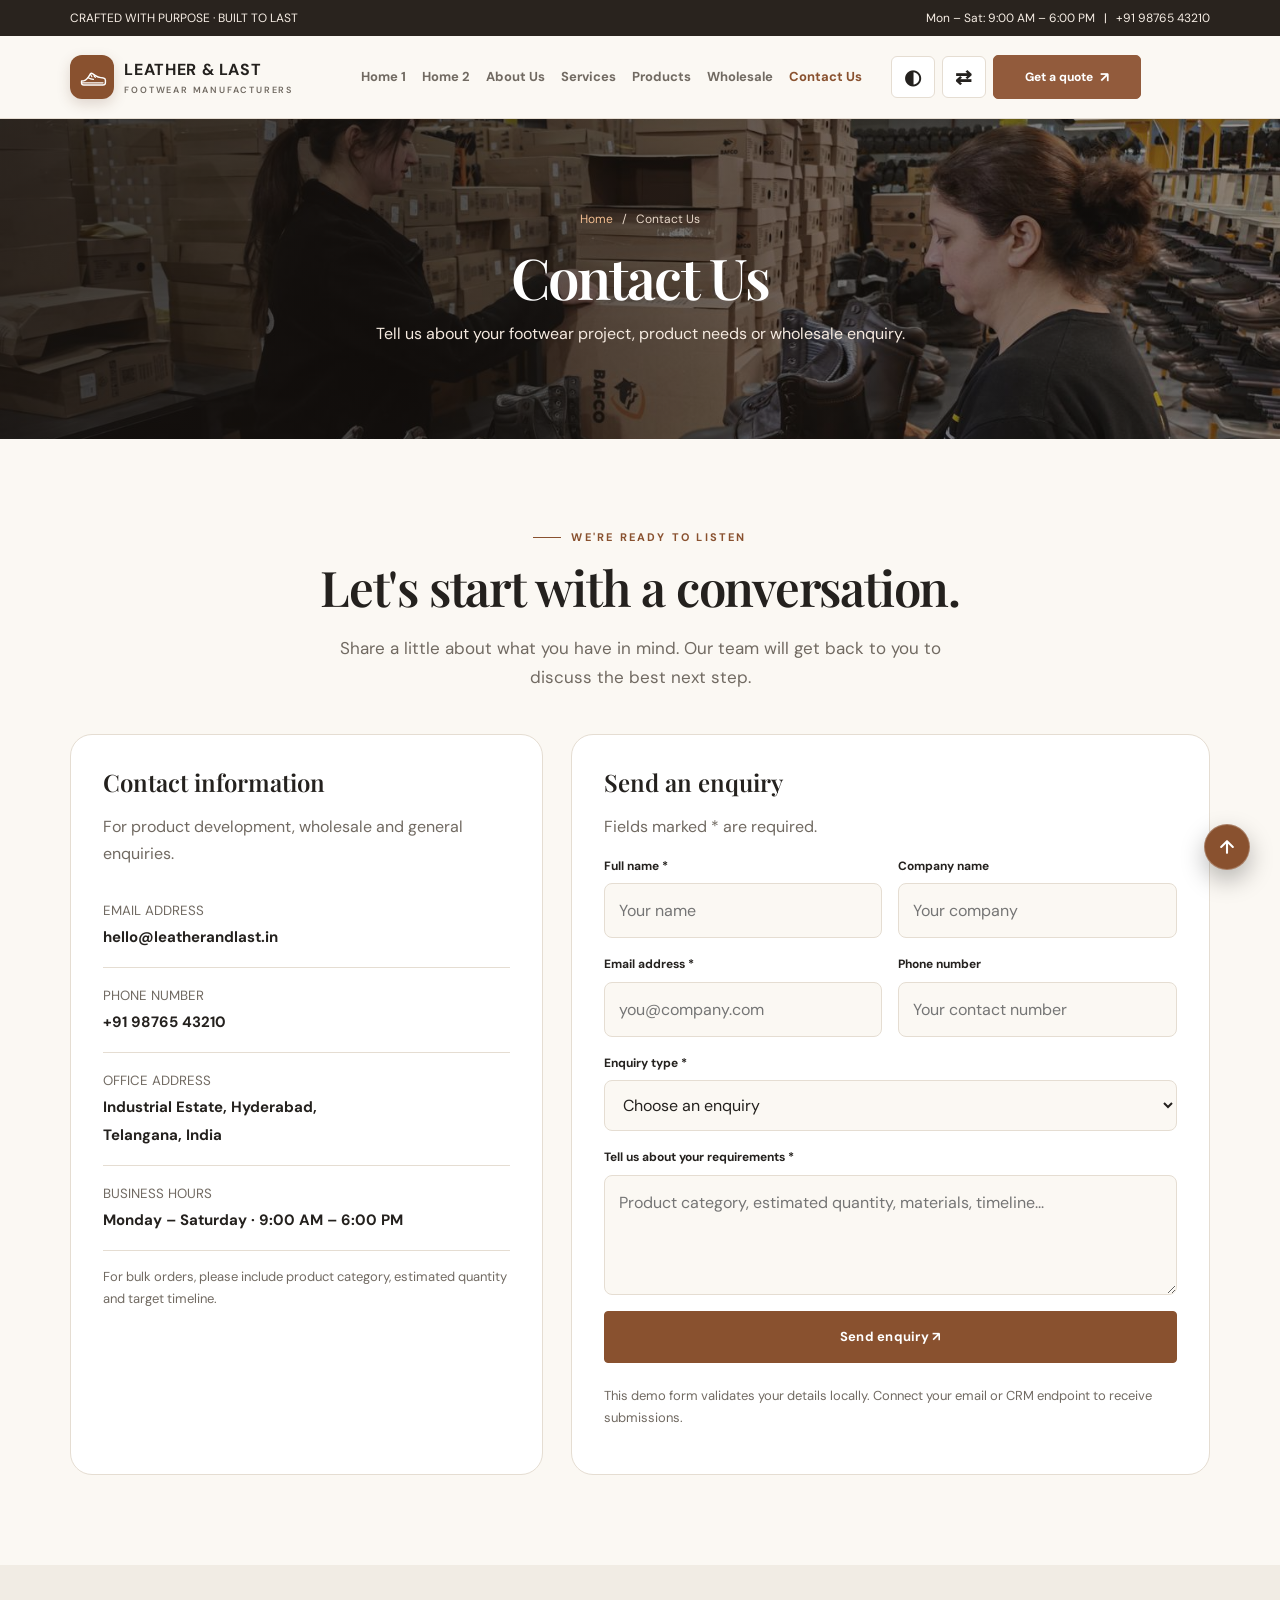
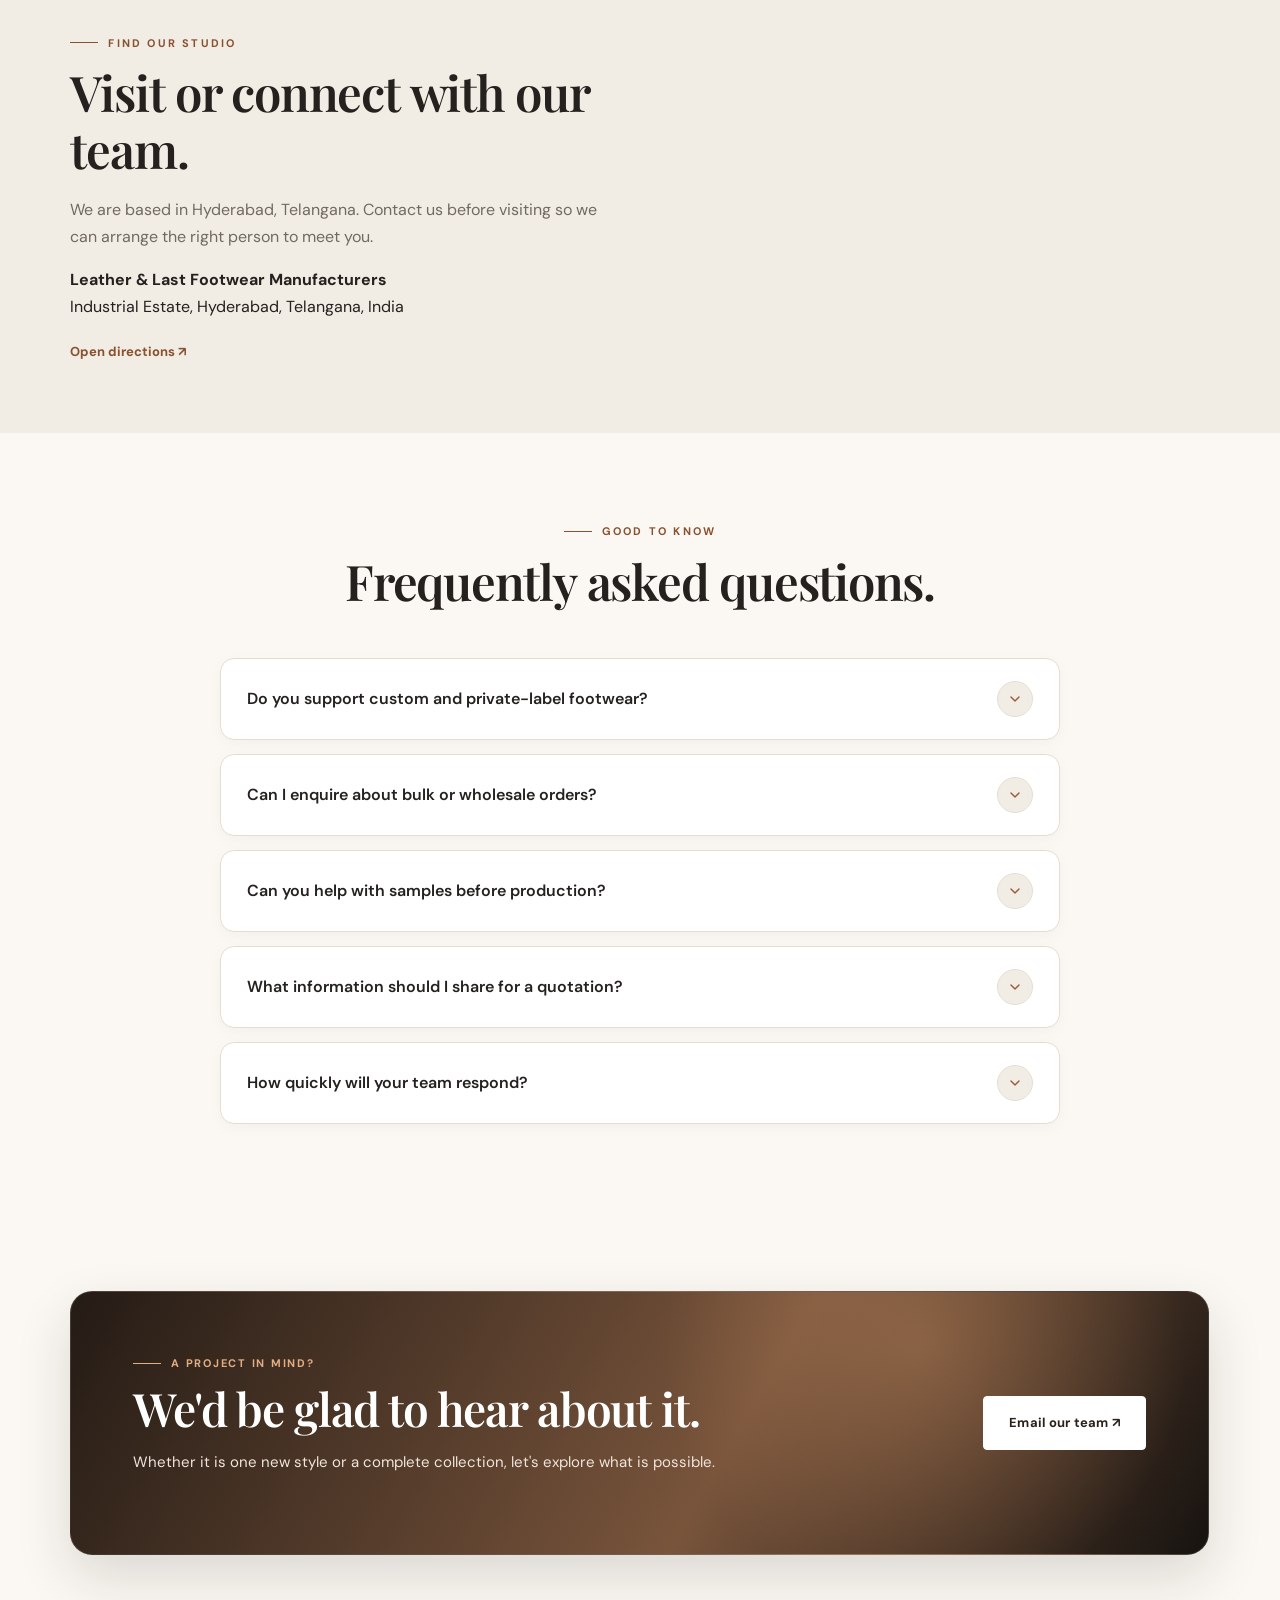
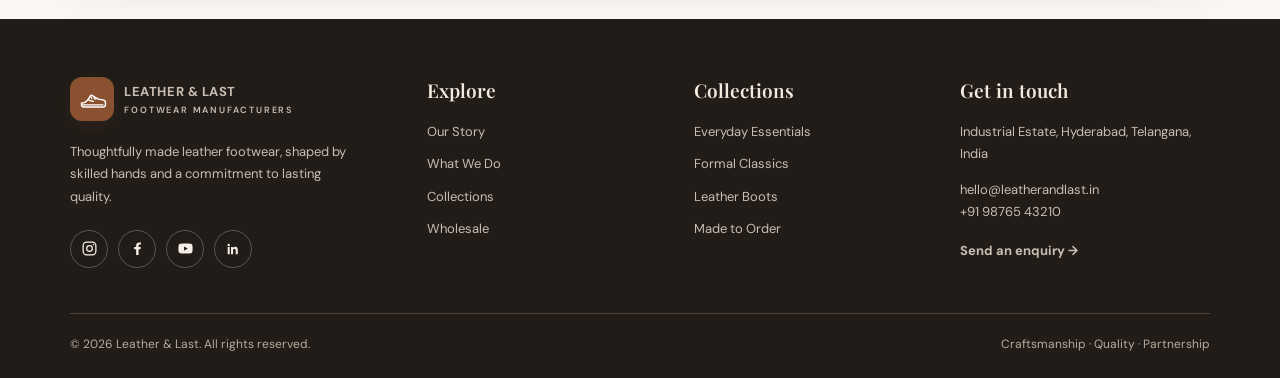
<file: contact.html>
<!doctype html><html lang="en" dir="ltr"><head><meta charset="utf-8"><meta name="viewport" content="width=device-width,initial-scale=1"><meta name="description" content="Premium leather footwear manufacturer creating crafted collections and wholesale footwear partnerships."><title>Contact Us | Leather &amp; Last</title><link rel="icon" type="image/svg+xml" href="assets/favicon.svg"><link rel="stylesheet" href="assets/style.css"></head><body><div class="topline"><div class="container"><span>CRAFTED WITH PURPOSE · BUILT TO LAST</span><span>Mon – Sat: 9:00 AM – 6:00 PM &nbsp; | &nbsp; +91 98765 43210</span></div></div><header class="header"><div class="container navwrap"><a class="brand" href="index.html"><span class="brandmark" aria-hidden="true"><svg viewBox="0 0 48 48" role="img" focusable="false"><path d="M7 29.5c4.7-.2 8.1-2.4 10.6-6.2l3.1-4.7c.7-1.1 2.1-1.4 3.2-.7l4.7 3.1c2.5 1.7 5.2 2.8 8.2 3.2l4.2.6c1.7.2 3 1.7 3 3.4v3.4c0 2.2-1.8 4-4 4H10.5A3.5 3.5 0 0 1 7 32.1z" fill="none" stroke="currentColor" stroke-width="2.2" stroke-linecap="round" stroke-linejoin="round"/><path d="M17.3 24.2c2.4 1.4 5.3 2.3 8.3 2.6m-4.8-8.1 2.2 4.1m3.3-1.5 2.1 2.4M8.4 32.2h32" fill="none" stroke="currentColor" stroke-width="1.8" stroke-linecap="round"/></svg></span><span>LEATHER &amp; LAST<small>FOOTWEAR MANUFACTURERS</small></span></a><nav class="navlinks" id="navlinks"><a href="index.html" class="">Home 1</a><a href="home-2.html" class="">Home 2</a><a href="about.html" class="">About Us</a><a href="services.html" class="">Services</a><a href="products.html" class="">Products</a><a href="wholesale.html" class="">Wholesale</a><a href="contact.html" class="active">Contact Us</a><div class="nav-menu-tools">
<button class="tool" id="themeBtn" aria-label="Toggle light and dark theme" title="Toggle theme"><span class="tool-symbol" aria-hidden="true">◐</span><span class="tool-label">Theme</span></button>
<button class="tool" id="rtlBtn" aria-label="Switch text direction" title="Switch LTR and RTL"><span class="tool-symbol rtl-symbol" aria-hidden="true">⇄</span><span class="tool-label">LTR / RTL</span></button>
<a class="nav-contact" href="contact.html#contactForm">Get a quote <span>↗</span></a>
</div></nav><div class="navtools"><button class="menu-btn" id="menuBtn" aria-label="Open menu" aria-expanded="false">☰</button></div></div></header><main><section class="page-hero" style="background-image:url('assets/images/contact.png')"><div class="container"><div class="crumb"><a href="index.html">Home</a> &nbsp; / &nbsp; Contact Us</div><h1 class="display">Contact Us</h1><p>Tell us about your footwear project, product needs or wholesale enquiry.</p></div></section><section class="section"><div class="container"><div class="section-head center"><span class="eyebrow">WE'RE READY TO LISTEN</span><h2 class="h2">Let's start with a conversation.</h2><p class="lead" style="margin:auto">Share a little about what you have in mind. Our team will get back to you to discuss the best next step.</p></div><div class="contact-grid"><aside class="contact-panel"><h3 class="h3">Contact information</h3><p class="muted">For product development, wholesale and general enquiries.</p><div class="contact-item"><small>EMAIL ADDRESS</small><strong>hello@leatherandlast.in</strong></div><div class="contact-item"><small>PHONE NUMBER</small><strong>+91 98765 43210</strong></div><div class="contact-item"><small>OFFICE ADDRESS</small><strong>Industrial Estate, Hyderabad,<br>Telangana, India</strong></div><div class="contact-item"><small>BUSINESS HOURS</small><strong>Monday – Saturday · 9:00 AM – 6:00 PM</strong></div><p class="notice">For bulk orders, please include product category, estimated quantity and target timeline.</p></aside><div class="form-panel"><h3 class="h3">Send an enquiry</h3><p class="muted">Fields marked * are required.</p><form id="contactForm"><div class="form-grid"><div class="field"><label for="name">Full name *</label><input id="name" name="name" required placeholder="Your name"></div><div class="field"><label for="company">Company name</label><input id="company" name="company" placeholder="Your company"></div><div class="field"><label for="email">Email address *</label><input id="email" name="email" type="email" required placeholder="you@company.com"></div><div class="field"><label for="phone">Phone number</label><input id="phone" name="phone" type="tel" placeholder="Your contact number"></div><div class="field full"><label for="type">Enquiry type *</label><select id="type" name="type" required><option value="">Choose an enquiry</option><option>Product development</option><option>Wholesale / bulk order</option><option>Private label manufacturing</option><option>General enquiry</option></select></div><div class="field full"><label for="message">Tell us about your requirements *</label><textarea id="message" name="message" required placeholder="Product category, estimated quantity, materials, timeline..."></textarea></div><div class="field full"><button class="btn" type="submit">Send enquiry ↗</button><p id="formStatus" class="notice" aria-live="polite">This demo form validates your details locally. Connect your email or CRM endpoint to receive submissions.</p></div></div></form></div></div></div></section>
<section class="section tight" style="background:var(--surface2)"><div class="container split"><div><span class="eyebrow">FIND OUR STUDIO</span><h2 class="h2">Visit or connect with our team.</h2><p class="muted">We are based in Hyderabad, Telangana. Contact us before visiting so we can arrange the right person to meet you.</p><p><b>Leather &amp; Last Footwear Manufacturers</b><br>Industrial Estate, Hyderabad, Telangana, India</p><a class="link-arrow" href="https://maps.google.com/?q=Industrial+Estate+Hyderabad+Telangana" target="_blank" rel="noopener">Open directions ↗</a></div><iframe class="mapframe" title="Map showing Hyderabad, Telangana" loading="lazy" src="https://maps.google.com/maps?q=Industrial%20Estate%20Hyderabad%20Telangana&t=&z=12&ie=UTF8&iwloc=&output=embed"></iframe></div></section>
<section class="section"><div class="container"><div class="section-head center"><span class="eyebrow">GOOD TO KNOW</span><h2 class="h2">Frequently asked questions.</h2></div><div class="faq"><details><summary>Do you support custom and private-label footwear?</summary><p>Yes. We can discuss product development based on your design brief, reference sample or early concept, including materials and branding details.</p></details><details><summary>Can I enquire about bulk or wholesale orders?</summary><p>Absolutely. Use the enquiry form and select Wholesale / bulk order. Include the product category, estimated quantity and preferred timeline.</p></details><details><summary>Can you help with samples before production?</summary><p>Sampling and product review can be discussed as part of the development process. Requirements depend on the style and specifications.</p></details><details><summary>What information should I share for a quotation?</summary><p>Share product references, materials, size range, estimated quantities, target market and expected delivery window.</p></details><details><summary>How quickly will your team respond?</summary><p>We aim to respond during business hours. Response time may vary depending on the details and scope of your enquiry.</p></details></div></div></section>
<section class="section tight"><div class="container"><div class="cta reveal" style="background-image:linear-gradient(105deg,rgba(25,18,14,.94),rgba(25,18,14,.70)),url('https://images.pexels.com/photos/3184465/pexels-photo-3184465.jpeg?auto=compress&cs=tinysrgb&w=1800');background-position:center;background-size:cover"><div><span class="eyebrow">A PROJECT IN MIND?</span><h2 class="h2" style="color:white">We'd be glad to hear about it.</h2><p>Whether it is one new style or a complete collection, let's explore what is possible.</p></div><a class="btn light" href="mailto:hello@leatherandlast.in">Email our team ↗</a></div></div></section></main><footer class="footer"><div class="container"><div class="footer-grid"><div><a class="brand" href="index.html"><span class="brandmark" aria-hidden="true"><svg viewBox="0 0 48 48" role="img" focusable="false"><path d="M7 29.5c4.7-.2 8.1-2.4 10.6-6.2l3.1-4.7c.7-1.1 2.1-1.4 3.2-.7l4.7 3.1c2.5 1.7 5.2 2.8 8.2 3.2l4.2.6c1.7.2 3 1.7 3 3.4v3.4c0 2.2-1.8 4-4 4H10.5A3.5 3.5 0 0 1 7 32.1z" fill="none" stroke="currentColor" stroke-width="2.2" stroke-linecap="round" stroke-linejoin="round"/><path d="M17.3 24.2c2.4 1.4 5.3 2.3 8.3 2.6m-4.8-8.1 2.2 4.1m3.3-1.5 2.1 2.4M8.4 32.2h32" fill="none" stroke="currentColor" stroke-width="1.8" stroke-linecap="round"/></svg></span><span>LEATHER &amp; LAST<small style="color:#c9bdb2">FOOTWEAR MANUFACTURERS</small></span></a><p style="max-width:290px;margin-top:20px">Thoughtfully made leather footwear, shaped by skilled hands and a commitment to lasting quality.</p><div class="footer-social" aria-label="Social media">
<a href="https://www.instagram.com/" target="_blank" rel="noopener" aria-label="Instagram" title="Instagram"><svg viewBox="0 0 24 24" aria-hidden="true"><rect x="3" y="3" width="18" height="18" rx="5" fill="none" stroke="currentColor" stroke-width="1.8"/><circle cx="12" cy="12" r="4" fill="none" stroke="currentColor" stroke-width="1.8"/><circle cx="17.6" cy="6.7" r="1.1" fill="currentColor"/></svg></a>
<a href="https://www.facebook.com/" target="_blank" rel="noopener" aria-label="Facebook" title="Facebook"><svg viewBox="0 0 24 24" aria-hidden="true"><path fill="currentColor" d="M13.5 21v-8h2.7l.4-3.1h-3.1v-2c0-.9.3-1.5 1.6-1.5h1.7V3.6c-.3 0-1.3-.1-2.5-.1-2.5 0-4.2 1.5-4.2 4.3v2.1H7.3V13h2.8v8z"/></svg></a>
<a href="https://www.youtube.com/" target="_blank" rel="noopener" aria-label="YouTube" title="YouTube"><svg viewBox="0 0 24 24" aria-hidden="true"><path fill="currentColor" d="M21.58 7.19a2.5 2.5 0 0 0-1.76-1.77C18.26 5 12 5 12 5s-6.26 0-7.82.42A2.5 2.5 0 0 0 2.42 7.19C2 8.76 2 12 2 12s0 3.24.42 4.81a2.5 2.5 0 0 0 1.76 1.77C5.74 19 12 19 12 19s6.26 0 7.82-.42a2.5 2.5 0 0 0 1.76-1.77C22 15.24 22 12 22 12s0-3.24-.42-4.81zM10 15V9l5.2 3z"/></svg></a>
<a href="https://www.linkedin.com/" target="_blank" rel="noopener" aria-label="LinkedIn" title="LinkedIn"><svg viewBox="0 0 24 24" aria-hidden="true"><path fill="currentColor" d="M5.2 8.7a1.7 1.7 0 1 0 0-3.4 1.7 1.7 0 0 0 0 3.4ZM3.8 10h2.9v10H3.8zm4.7 0h2.8v1.4h.1c.4-.8 1.4-1.7 2.9-1.7 3.1 0 3.7 2 3.7 4.6V20h-2.9v-5.1c0-1.2 0-2.7-1.7-2.7s-2 1.3-2 2.6V20H8.5z"/></svg></a>
</div></div><div><h3>Explore</h3><div class="footer-links"><a href="about.html">Our Story</a><a href="services.html">What We Do</a><a href="products.html">Collections</a><a href="wholesale.html">Wholesale</a></div></div><div><h3>Collections</h3><div class="footer-links"><a href="products.html">Everyday Essentials</a><a href="products.html">Formal Classics</a><a href="products.html">Leather Boots</a><a href="products.html">Made to Order</a></div></div><div><h3>Get in touch</h3><p>Industrial Estate, Hyderabad, Telangana, India</p><p>hello@leatherandlast.in<br>+91 98765 43210</p><a class="link-arrow" href="contact.html">Send an enquiry →</a></div></div><div class="footer-bottom"><span>© 2026 Leather &amp; Last. All rights reserved.</span><span>Craftsmanship · Quality · Partnership</span><button class="back-to-top" type="button" aria-label="Back to top" title="Back to top"><svg viewBox="0 0 24 24" aria-hidden="true" fill="none" stroke="currentColor" stroke-width="2.5" stroke-linecap="round" stroke-linejoin="round"><path d="M12 19V5m-7 7 7-7 7 7"/></svg></button></div></div></footer><script src="assets/script.js"></script></body></html>
</file>
<file: assets/style.css>
@import url('https://fonts.googleapis.com/css2?family=DM+Sans:wght@400;500;600;700&family=Playfair+Display:wght@500;600;700&display=swap');
:root{--bg:#fbf8f3;--surface:#fff;--surface2:#f1ece4;--text:#24211e;--muted:#716a62;--line:#e5ddd2;--accent:#9b603b;--accent2:#c58b5f;--nav:#fbf8f3;--shadow:0 18px 50px rgba(45,31,20,.10);--radius:22px}*{box-sizing:border-box}html{scroll-behavior:smooth;scroll-padding-top:90px}body{margin:0;background:var(--bg);color:var(--text);font:16px/1.7 'DM Sans',sans-serif;transition:background .25s,color .25s}body.dark{--bg:#171614;--surface:#22201d;--surface2:#2b2824;--text:#f6f0e8;--muted:#c0b5a8;--line:#3c3731;--nav:#1c1a17;--shadow:0 18px 50px rgba(0,0,0,.28);--accent:#d39a70;--accent2:#e3b28d}body[dir=rtl]{font-family:'DM Sans',sans-serif}a{color:inherit;text-decoration:none}img{display:block;max-width:100%;width:100%;object-fit:cover}button,input,textarea,select{font:inherit}.container{width:min(1160px,calc(100% - 44px));margin:auto}.topline{background:#29231e;color:#f7eee5;font-size:12px;padding:8px 0}.topline .container{display:flex;justify-content:space-between;gap:20px}.header{position:sticky;top:0;z-index:50;background:var(--nav);border-bottom:1px solid var(--line);backdrop-filter:blur(16px)}.navwrap{height:82px;display:flex;align-items:center;justify-content:space-between;gap:20px}.brand{display:flex;align-items:center;gap:11px;font-weight:700;letter-spacing:.04em}.brandmark{width:42px;height:42px;border-radius:50%;display:grid;place-items:center;background:var(--accent);color:white;font-family:Georgia;font-size:21px}.brand small{display:block;font-size:9px;letter-spacing:.2em;color:var(--muted);font-weight:600}.navlinks{display:flex;align-items:center;gap:24px;font-size:13px;font-weight:700}.navlinks a{color:var(--muted);transition:.2s}.navlinks a:hover,.navlinks a.active{color:var(--accent)}.navtools{display:flex;align-items:center;gap:8px}.tool,.menu-btn{border:1px solid var(--line);background:var(--surface);color:var(--text);border-radius:50px;padding:9px 12px;cursor:pointer;font-size:12px}.menu-btn{display:none}.btn{display:inline-flex;align-items:center;justify-content:center;gap:10px;padding:14px 22px;border-radius:4px;background:var(--accent);color:#fff;border:1px solid var(--accent);font-weight:700;font-size:13px;letter-spacing:.02em;transition:.25s;cursor:pointer}.btn:hover{background:var(--text);border-color:var(--text);color:var(--bg);transform:translateY(-2px)}.btn:hover *{color:var(--bg)}.btn.outline{background:transparent;color:var(--text);border-color:var(--line)}.btn.outline:hover{background:var(--text);border-color:var(--text);color:var(--bg)}.btn.light{background:#fff;color:#2a211b;border-color:#fff}.btn.light:hover{background:var(--text);border-color:var(--text);color:var(--bg)}.eyebrow{color:var(--accent);font-size:11px;font-weight:700;letter-spacing:.2em;text-transform:uppercase;display:flex;align-items:center;gap:10px}.eyebrow:before{content:'';width:28px;height:1px;background:currentColor}.center{text-align:center}.center .eyebrow{justify-content:center}.display{font:600 clamp(42px,6vw,76px)/1.08 'Playfair Display',serif;letter-spacing:-.035em;margin:18px 0}.h2{font:600 clamp(32px,4vw,49px)/1.16 'Playfair Display',serif;letter-spacing:-.025em;margin:12px 0 18px}.h3{font:600 24px/1.25 'Playfair Display',serif;margin:0 0 10px}.lead{font-size:17px;color:var(--muted);max-width:650px}.muted{color:var(--muted)}.section{padding:94px 0}.section.tight{padding:66px 0}.section-head{max-width:720px;margin-bottom:42px}.section-head.center{margin-left:auto;margin-right:auto}.hero{min-height:680px;display:flex;align-items:center;position:relative;color:white;background-size:cover;background-position:center;isolation:isolate}.hero:before{content:'';position:absolute;inset:0;background:linear-gradient(90deg,rgba(20,16,13,.82),rgba(20,16,13,.22));z-index:-1}.hero-content{max-width:710px;padding:100px 0}.hero .eyebrow{color:#e7b58d}.hero p{color:#eee2d7;max-width:560px;font-size:18px;margin:22px 0 32px}.hero .display{max-width:760px}.hero-actions{display:flex;gap:12px;flex-wrap:wrap}.hero-note{position:absolute;right:5%;bottom:44px;border-left:1px solid rgba(255,255,255,.55);padding-left:18px;font-size:12px;color:#f2e8df}.grid{display:grid;gap:24px}.grid.two{grid-template-columns:repeat(2,1fr)}.grid.three{grid-template-columns:repeat(3,1fr)}.grid.four{grid-template-columns:repeat(4,1fr)}.split{display:grid;grid-template-columns:1fr 1fr;gap:70px;align-items:center}.photo{border-radius:var(--radius);overflow:hidden;position:relative;box-shadow:var(--shadow)}.photo img{height:100%;min-height:390px;transition:transform .7s}.photo:hover img{transform:scale(1.04)}.photo.tall img{min-height:560px}.photo-caption{position:absolute;bottom:18px;left:18px;background:rgba(25,20,16,.82);color:white;padding:12px 16px;font-size:12px;letter-spacing:.06em}.card{background:var(--surface);border:1px solid var(--line);border-radius:var(--radius);overflow:hidden;box-shadow:var(--shadow);transition:transform .3s,border .3s}.card:hover{transform:translateY(-7px);border-color:var(--accent2)}.card img{height:245px}.card-body{padding:24px}.card-body p{color:var(--muted);margin:0 0 16px}.tag{font-size:10px;text-transform:uppercase;letter-spacing:.15em;color:var(--accent);font-weight:700}.link-arrow{color:var(--accent);font-size:13px;font-weight:700}.statband{background:var(--surface2);border-block:1px solid var(--line)}.stats{display:grid;grid-template-columns:repeat(4,1fr);gap:20px;padding:35px 0}.stat strong{font:600 42px 'Playfair Display';display:block}.stat span{font-size:12px;color:var(--muted);text-transform:uppercase;letter-spacing:.1em}.quote{font:italic 23px/1.5 'Playfair Display';max-width:800px;margin:0 auto 22px}.avatar{width:46px;height:46px;border-radius:50%;object-fit:cover}.testimonial{padding:36px;background:var(--surface2);border-radius:var(--radius);text-align:center}.cta{background:linear-gradient(110deg,rgba(31,23,18,.92),rgba(31,23,18,.62)),url(https://images.unsplash.com/photo-1586528116311-ad8dd3c8310d?auto=format&fit=crop&w=1200&q=85) center/cover;color:white;border-radius:var(--radius);padding:58px;display:flex;justify-content:space-between;align-items:center;gap:30px}.cta p{color:#e7d8cb;max-width:550px}.page-hero{min-height:350px;display:grid;place-items:center;text-align:center;color:white;background-size:cover;background-position:center;position:relative;isolation:isolate}.page-hero:before{content:'';position:absolute;inset:0;background:rgba(25,18,13,.66);z-index:-1}.page-hero .display{font-size:clamp(40px,5vw,60px);margin:10px 0}.crumb{font-size:12px;color:#e7d7c9}.crumb a{color:#f1bd91}.process{display:grid;grid-template-columns:repeat(4,1fr);gap:18px}.step{padding:26px;border-top:2px solid var(--accent);background:var(--surface)}.step b{font:600 34px 'Playfair Display';color:var(--accent2)}.step p{color:var(--muted);font-size:14px}.feature{display:flex;gap:17px;padding:20px 0;border-bottom:1px solid var(--line)}.feature-icon{width:48px;height:48px;flex:none;border-radius:50%;background:var(--surface2);display:grid;place-items:center;color:var(--accent);font-size:20px}.feature h3{font-size:18px;margin:0 0 5px}.feature p{margin:0;color:var(--muted);font-size:14px}.faq{max-width:850px;margin:auto}.faq details{background:var(--surface);border:1px solid var(--line);border-radius:12px;margin:12px 0;padding:19px 22px}.faq summary{font-weight:700;cursor:pointer}.faq details p{color:var(--muted);margin-bottom:0}.contact-grid{display:grid;grid-template-columns:.85fr 1.15fr;gap:28px}.contact-panel,.form-panel{background:var(--surface);border:1px solid var(--line);border-radius:var(--radius);padding:32px}.contact-item{padding:17px 0;border-bottom:1px solid var(--line)}.contact-item small{color:var(--muted);display:block}.contact-item strong{font-size:15px}.form-grid{display:grid;grid-template-columns:1fr 1fr;gap:16px}.field{display:flex;flex-direction:column;gap:7px}.field.full{grid-column:1/-1}.field label{font-size:12px;font-weight:700}.field input,.field textarea,.field select{width:100%;padding:13px 14px;border-radius:8px;border:1px solid var(--line);background:var(--bg);color:var(--text);outline:none}.field input:focus,.field textarea:focus{border-color:var(--accent)}.field textarea{min-height:120px;resize:vertical}.mapframe{width:100%;height:340px;border:0;border-radius:var(--radius);filter:grayscale(.25)}.footer{background:#211c18;color:#f3e9df;padding:68px 0 24px}.footer-grid{display:grid;grid-template-columns:1.4fr 1fr 1fr 1.1fr;gap:40px}.footer p,.footer a{color:#c9bdb2;font-size:13px}.footer h3{font:600 19px 'Playfair Display';margin:0 0 18px}.footer-links{display:grid;gap:10px}.footer-bottom{border-top:1px solid #51463c;margin-top:45px;padding-top:20px;display:flex;justify-content:space-between;color:#b9aa9d;font-size:12px}.reveal{opacity:0;transform:translateY(22px);transition:opacity .7s,transform .7s}.reveal.visible{opacity:1;transform:none}.badge{display:inline-block;background:var(--surface2);padding:6px 10px;border-radius:50px;font-size:11px;color:var(--accent);font-weight:700}.product-price{color:var(--accent);font-weight:700}.image-strip{display:grid;grid-template-columns:1.3fr .8fr .8fr;gap:15px}.image-strip img{height:260px;border-radius:15px}.image-strip img:first-child{height:360px}.notice{margin-top:15px;font-size:13px;color:var(--muted)}
@media(max-width:1000px){.navlinks{gap:13px;font-size:12px}.navtools .tool{padding:8px}.split{gap:35px}.footer-grid{grid-template-columns:repeat(2,1fr)}}
@media(max-width:780px){.topline{display:none}.navwrap{height:72px}.menu-btn{display:inline-flex}.navlinks{display:none;position:absolute;top:72px;left:0;right:0;background:var(--nav);padding:18px 24px 25px;border-bottom:1px solid var(--line);flex-direction:column;align-items:stretch;gap:0;box-shadow:var(--shadow)}.navlinks.open{display:flex}.navlinks a{padding:12px 0;border-bottom:1px solid var(--line)}.navtools{margin-left:auto}.navtools .tool{font-size:11px}.hero{min-height:600px}.hero-content{padding:75px 0}.hero-note{display:none}.section{padding:70px 0}.grid.three,.grid.four{grid-template-columns:repeat(2,1fr)}.split{grid-template-columns:1fr;gap:30px}.photo img,.photo.tall img{min-height:300px;max-height:420px}.stats{grid-template-columns:repeat(2,1fr)}.process{grid-template-columns:repeat(2,1fr)}.contact-grid{grid-template-columns:1fr}.cta{padding:35px;display:block}.cta .btn{margin-top:10px}.page-hero{min-height:300px}}
@media(max-width:520px){.container{width:min(100% - 30px,1160px)}.brand{font-size:12px}.brandmark{width:36px;height:36px}.navtools{gap:5px}.navtools .tool{padding:8px}.grid.two,.grid.three,.grid.four{grid-template-columns:1fr}.card img{height:230px}.display{font-size:43px}.hero p{font-size:16px}.hero-actions .btn{width:100%}.stats{gap:10px}.stat strong{font-size:34px}.process{grid-template-columns:1fr}.form-grid{grid-template-columns:1fr}.field.full{grid-column:auto}.footer-grid{grid-template-columns:1fr;gap:28px}.footer-bottom{display:block;line-height:2}.image-strip{grid-template-columns:1fr 1fr}.image-strip img,.image-strip img:first-child{height:180px}.image-strip img:first-child{grid-column:1/-1}.contact-panel,.form-panel{padding:23px}.section-head{margin-bottom:28px}}
body[dir=rtl] .eyebrow:before{order:2}body[dir=rtl] .hero:before{background:linear-gradient(270deg,rgba(20,16,13,.82),rgba(20,16,13,.22))}body[dir=rtl] .photo-caption{left:auto;right:18px}body[dir=rtl] .hero-note{right:auto;left:5%;border-left:0;border-right:1px solid rgba(255,255,255,.55);padding-left:0;padding-right:18px}body[dir=rtl] .brand{letter-spacing:0}

/* PREMIUM REFINEMENT LAYER */
:root{--accent:#89512f;--accent2:#c58b5f}
body.dark{--accent:#dfa77f;--accent2:#efc39f}
.hero{overflow:hidden;background-attachment:scroll}
.hero:after{content:"";position:absolute;inset:0;z-index:-1;pointer-events:none;background:linear-gradient(135deg,rgba(12,10,8,.22),transparent 55%)}
.hero-content{position:relative;z-index:1}
.hero-content .eyebrow{animation:fadeSlide .8s both}
.hero-title-one{animation:heroRise 1.05s cubic-bezier(.2,.8,.2,1) .12s both;text-wrap:balance;text-shadow:0 8px 34px rgba(0,0,0,.26)}
.hero-title-two{animation:heroReveal 1.2s cubic-bezier(.16,1,.3,1) .12s both;text-wrap:balance;text-shadow:0 10px 42px rgba(0,0,0,.3)}
.hero-content p{animation:fadeSlide .9s .35s both}
.hero-actions{animation:fadeSlide .9s .48s both}
@keyframes heroRise{from{opacity:0;transform:translateY(55px) scale(.97);filter:blur(8px)}to{opacity:1;transform:none;filter:blur(0)}}
@keyframes heroReveal{0%{opacity:0;clip-path:inset(0 0 100% 0);transform:translateY(25px)}100%{opacity:1;clip-path:inset(0);transform:none}}
@keyframes fadeSlide{from{opacity:0;transform:translateY(18px)}to{opacity:1;transform:none}}
.brand-promise{background:#211c18;color:#f4e8dc;padding:16px 0;letter-spacing:.16em;font-size:10px;font-weight:700}
.brand-promise .container{display:flex;justify-content:center;align-items:center;gap:32px;flex-wrap:wrap}
.brand-promise i{height:4px;width:4px;background:#c58b5f;border-radius:50%}
.brand-promise.alt{background:var(--surface2);color:var(--text);border-bottom:1px solid var(--line)}
.reveal{transition-delay:var(--reveal-delay,0ms);will-change:transform,opacity}
.card img,.photo img,.service-feature img{filter:saturate(1.04) contrast(1.02)}
.card:hover img{transform:scale(1.055)}
.product-toolbar{display:flex;justify-content:space-between;align-items:center;gap:20px;margin:0 0 28px;padding:20px 24px;border:1px solid var(--line);border-radius:16px;background:var(--surface2)}
.product-toolbar p{margin:4px 0 0;font-size:13px}
.product-image{position:relative;overflow:hidden;background:linear-gradient(135deg,#b58b6b,#33251d)}
.product-image img{height:270px;transition:transform .8s cubic-bezier(.2,.7,.2,1)}
.product-card:hover .product-image img{transform:scale(1.07)}
.product-index{position:absolute;top:16px;left:16px;background:rgba(27,21,17,.82);color:#fff;border:1px solid rgba(255,255,255,.25);padding:7px 11px;font-size:10px;letter-spacing:.14em}
.product-actions{display:flex;justify-content:space-between;align-items:center;gap:12px;flex-wrap:wrap;margin-top:20px}
.product-actions .btn{padding:11px 15px;font-size:12px}
.cart-count{display:inline-grid;place-items:center;min-width:22px;height:22px;padding:0 5px;background:#fff;color:#38251a;border-radius:30px;font-size:11px}
.cart-backdrop{position:fixed;inset:0;background:rgba(12,10,8,.55);z-index:100;opacity:0;visibility:hidden;transition:.3s}
.cart-backdrop.open{opacity:1;visibility:visible}
.cart-drawer{position:fixed;z-index:101;right:0;top:0;width:min(460px,100%);height:100dvh;background:var(--surface);color:var(--text);padding:30px;display:flex;flex-direction:column;transform:translateX(105%);transition:transform .38s cubic-bezier(.2,.8,.2,1);box-shadow:-20px 0 70px rgba(0,0,0,.2)}
.cart-drawer.open{transform:translateX(0)}
.cart-head{display:flex;justify-content:space-between;align-items:center;gap:20px}
.cart-head .h2{font-size:32px;margin:5px 0}
.cart-close{width:42px;height:42px;border-radius:50%;border:1px solid var(--line);background:var(--surface2);color:var(--text);font-size:27px;cursor:pointer}
.cart-items{flex:1;overflow:auto;margin:24px 0;border-block:1px solid var(--line)}
.cart-line{display:flex;justify-content:space-between;align-items:center;gap:14px;padding:18px 0;border-bottom:1px solid var(--line)}
.cart-line strong,.cart-line small{display:block}.cart-line small{color:var(--muted);font-size:11px;margin-top:3px}
.qty-control{display:flex;align-items:center;gap:8px}.qty-control button{width:28px;height:28px;border-radius:50%;border:1px solid var(--line);background:var(--surface2);color:var(--text);cursor:pointer}.qty-control .remove-item{font-size:18px;color:#b34c3c}
.cart-foot{display:grid;gap:10px}.cart-foot .btn{width:100%}.cart-lock{overflow:hidden}
.service-feature-grid{display:grid;gap:28px}
.service-feature{display:grid;grid-template-columns:1fr 1fr;gap:42px;align-items:center;background:var(--surface);border:1px solid var(--line);border-radius:24px;overflow:hidden;box-shadow:var(--shadow)}
.service-feature.reverse img{order:2}.service-feature img{height:360px;min-height:100%;object-fit:cover;transition:transform .7s}.service-feature:hover img{transform:scale(1.035)}
.service-feature>div{padding:32px 42px 32px 0}.service-feature.reverse>div{padding:32px 0 32px 42px}
.service-feature p{color:var(--muted);line-height:1.85}
.image-fallback{background:radial-gradient(circle at 25% 25%,rgba(235,199,165,.6),transparent 35%),linear-gradient(135deg,#4c382b,#a47b5a 52%,#241d18)!important;min-height:220px;position:relative;overflow:hidden}
.image-fallback:after{content:"LEATHER & LAST  ·  CRAFTED WITH CARE";position:absolute;inset:auto 18px 18px;color:rgba(255,255,255,.86);font-size:10px;letter-spacing:.2em;font-weight:700}
.image-failed{display:none!important}
.page-hero{background-position:center 45%;background-size:cover}
.page-hero .container{position:relative;z-index:1}
.btn:focus-visible,.tool:focus-visible,.cart-close:focus-visible{outline:3px solid var(--accent2);outline-offset:3px}
@media(max-width:780px){.brand-promise .container{gap:12px;font-size:9px}.product-toolbar{align-items:flex-start;flex-direction:column}.product-toolbar .btn{width:100%}.service-feature,.service-feature.reverse{grid-template-columns:1fr;gap:0}.service-feature.reverse img{order:0}.service-feature img{height:250px}.service-feature>div,.service-feature.reverse>div{padding:25px}.cart-drawer{padding:22px}.product-actions{align-items:stretch}.product-actions .btn{width:100%}}
@media(prefers-reduced-motion:reduce){*,*::before,*::after{scroll-behavior:auto!important;animation-duration:.01ms!important;animation-iteration-count:1!important;transition-duration:.01ms!important}.reveal{opacity:1;transform:none}}
.hero,.page-hero{background-color:#3c2a1e;background-image:linear-gradient(120deg,#211811,#77543b 58%,#171310)}

/* ===== Premium footwear refinement ===== */
:root{--ink:#241b16;--gold:#b7865d;--gold2:#d7b18b;--paper:#f7f3ee;--motion-line:rgba(183,134,93,.28)}
body{overflow-x:hidden}
.navwrap{gap:14px}.navlinks{gap:clamp(10px,1.25vw,20px)}.navlinks a{white-space:nowrap}.navtools{display:flex;align-items:center;gap:8px;flex-shrink:0}.tool,.nav-contact{height:42px;width:106px;min-width:106px;padding:0 10px;display:inline-flex;align-items:center;justify-content:center;gap:7px;border-radius:4px;font-size:11px;font-weight:700;letter-spacing:.035em;white-space:nowrap}.nav-contact{min-width:106px;background:var(--accent);color:#fff;border:1px solid var(--accent);text-decoration:none;transition:.25s}.nav-contact:hover{transform:translateY(-2px);filter:brightness(1.08)}
.hero-luxe{position:relative;isolation:isolate;min-height:700px;padding:76px 0 32px;background:var(--surface2)!important;color:var(--text);overflow:hidden}.hero-luxe:before{content:"";position:absolute;inset:0;z-index:-1;background:radial-gradient(circle at 75% 25%,rgba(183,134,93,.18),transparent 34%),linear-gradient(135deg,rgba(255,255,255,.25),transparent 50%)}.hero-luxe .container{position:relative;z-index:1}.hero-luxe-grid{display:grid;grid-template-columns:.95fr 1.05fr;align-items:center;gap:44px;min-height:570px}.hero-luxe .hero-content{max-width:620px}.hero-luxe .eyebrow{display:flex;align-items:center;gap:12px;color:var(--accent);font-size:10px;letter-spacing:.22em;font-weight:800}.eyebrow-line{width:34px;height:1px;background:var(--accent);display:inline-block}.hero-kicker{font-size:11px!important;letter-spacing:.2em!important;font-weight:800;color:var(--muted)!important;margin:32px 0 10px!important}.hero-luxe .display{font-family:Georgia,'Times New Roman',serif;font-weight:500;letter-spacing:-.065em;line-height:.91;font-size:clamp(60px,7vw,104px);margin:0 0 24px;max-width:720px}.hero-luxe .display em,.motion-copy h2 em,.kinetic-copy h2 em{color:var(--accent);font-style:italic;font-weight:400}.hero-description{max-width:510px;color:var(--muted);font-size:16px;line-height:1.85;margin:0 0 30px}.hero-actions{display:flex;align-items:center;gap:25px;flex-wrap:wrap}.hero-actions .btn{min-height:52px;padding-inline:24px}.text-cta{font-size:12px;font-weight:800;color:var(--text);text-decoration:none;display:inline-flex;gap:12px;align-items:center}.text-cta span{font-size:19px;transition:transform .25s}.text-cta:hover span{transform:translateX(5px)}.hero-proof{display:flex;gap:22px;flex-wrap:wrap;margin-top:54px;padding-top:18px;border-top:1px solid var(--line)}.hero-proof span{font-size:9px;letter-spacing:.1em;color:var(--muted);font-weight:700}.hero-proof b{color:var(--accent);margin-right:7px}.hero-art{position:relative;min-height:540px}.hero-image-main{position:absolute;inset:0 7% 4% 13%;overflow:hidden;border-radius:46% 46% 5px 5px;box-shadow:0 35px 70px rgba(36,27,22,.2);animation:heroImageFloat 8s ease-in-out infinite}.hero-image-main img,.hero-image-float img,.hero-two-image img,.hero-two-image-small img{width:100%;height:100%;object-fit:cover;display:block}.hero-image-main:after,.hero-two-image:after{content:"";position:absolute;inset:0;background:linear-gradient(180deg,transparent 55%,rgba(20,14,10,.25))}.hero-image-float{position:absolute;z-index:2;width:34%;height:190px;overflow:hidden;border:7px solid var(--surface2);box-shadow:0 18px 40px rgba(0,0,0,.18)}.float-top{right:0;top:9%;animation:floatSoft 6s ease-in-out infinite}.float-bottom{left:0;bottom:8%;animation:floatSoft 7s ease-in-out infinite reverse}.hero-stamp{position:absolute;z-index:3;right:3%;bottom:13%;width:104px;height:104px;border-radius:50%;display:flex;flex-direction:column;align-items:center;justify-content:center;background:var(--accent);color:white;box-shadow:0 12px 28px rgba(0,0,0,.2);transform:rotate(11deg);animation:stampPulse 4s ease-in-out infinite}.hero-stamp span{font-size:8px;letter-spacing:.2em}.hero-stamp b{font:700 24px Georgia}.hero-art-caption{position:absolute;right:0;top:1%;writing-mode:vertical-rl;font-size:9px;letter-spacing:.22em;color:var(--muted)}.hero-bottom-rule{display:flex;justify-content:space-between;border-top:1px solid var(--line);padding-top:15px;margin-top:18px;font-size:9px;letter-spacing:.16em;color:var(--muted);font-weight:800}
.hero-home-two{background:var(--surface)!important;padding-top:48px}.hero-two-top{display:flex;justify-content:space-between;align-items:center;border-bottom:1px solid var(--line);padding-bottom:20px}.hero-edition{font-size:9px;letter-spacing:.18em;color:var(--muted)}.hero-two-layout{display:grid;grid-template-columns:.9fr 1.1fr;align-items:center;gap:50px;padding:48px 0 42px}.hero-two-title{position:relative;z-index:2}.hero-two-title .hero-kicker{margin-top:0!important}.hero-two-title .display{font-size:clamp(66px,8vw,116px);line-height:.86}.hero-two-visual{position:relative;height:480px}.hero-two-image{position:absolute;inset:0 0 0 12%;overflow:hidden;border-radius:3px 3px 110px 3px;box-shadow:0 30px 65px rgba(0,0,0,.18);animation:heroImageFloat 9s ease-in-out infinite}.hero-two-image-small{position:absolute;left:0;bottom:8%;width:35%;height:190px;border:8px solid var(--surface);overflow:hidden;box-shadow:0 18px 38px rgba(0,0,0,.2);animation:floatSoft 7s ease-in-out infinite}.hero-two-note{position:absolute;right:-15px;top:12%;width:135px;height:135px;background:var(--accent);color:#fff;display:flex;flex-direction:column;align-items:center;justify-content:center;gap:5px;transform:rotate(5deg);box-shadow:0 18px 40px rgba(0,0,0,.18);animation:stampPulse 5s ease-in-out infinite}.hero-two-note b,.hero-two-note span{font-size:9px;letter-spacing:.14em}.hero-two-note i{font-style:normal;font-size:23px;margin-top:5px}.hero-two-footer{display:flex;justify-content:space-between;gap:12px;border-top:1px solid var(--line);padding-top:19px;color:var(--muted);font-size:9px;font-weight:800;letter-spacing:.14em;flex-wrap:wrap}
.motion-showcase{position:relative;padding:100px 0 0;background:var(--surface2);overflow:hidden}.motion-showcase-grid{display:grid;grid-template-columns:1fr 1fr;align-items:center;gap:60px;min-height:410px}.motion-copy{max-width:560px}.motion-copy h2,.kinetic-copy h2{font:500 clamp(42px,5vw,68px)/1 Georgia,serif;letter-spacing:-.05em;margin:18px 0 24px}.motion-copy p,.kinetic-copy p{color:var(--muted);line-height:1.9;max-width:520px;margin-bottom:28px}.craft-orbit{height:380px;max-width:440px;width:100%;margin:auto;position:relative;display:grid;place-items:center}.orbit{position:absolute;border:1px solid var(--motion-line);border-radius:50%;animation:orbitSpin 24s linear infinite}.orbit-a{width:300px;height:300px}.orbit-b{width:390px;height:390px;border-style:dashed;animation-direction:reverse;animation-duration:34s}.orbit-core{width:170px;height:170px;border-radius:50%;background:var(--accent);color:white;display:flex;flex-direction:column;align-items:center;justify-content:center;box-shadow:0 20px 50px rgba(90,54,32,.25);animation:corePulse 4s ease-in-out infinite}.orbit-core span{font-size:9px;letter-spacing:.2em}.orbit-core b{font:700 32px Georgia}.orbit-chip{position:absolute;padding:10px 14px;background:var(--surface);border:1px solid var(--line);box-shadow:var(--shadow);font-size:9px;letter-spacing:.1em;font-weight:800;animation:chipFloat 5s ease-in-out infinite}.chip-one{top:8%;left:18%}.chip-two{right:1%;top:47%;animation-delay:-1.5s}.chip-three{left:13%;bottom:7%;animation-delay:-3s}.moving-word-track{margin-top:70px;border-block:1px solid var(--line);overflow:hidden;padding:17px 0;color:var(--accent);white-space:nowrap}.moving-word-inner{display:flex;align-items:center;justify-content:space-around;gap:34px;width:max-content;animation:marquee 32s linear infinite;font:500 22px Georgia,serif;letter-spacing:.13em}.moving-word-inner i{font-style:normal;font-size:15px;color:var(--gold2)}.moving-word-track:hover .moving-word-inner{animation-play-state:paused}
.value-motion-section{overflow:hidden}.value-motion-section .section-head{max-width:760px;margin:0 auto 46px}.value-motion-grid{display:grid;grid-template-columns:repeat(3,1fr);gap:18px}.value-motion-card{position:relative;min-height:300px;padding:32px;background:var(--surface2);border:1px solid var(--line);overflow:hidden;transition:transform .45s,box-shadow .45s}.value-motion-card:before{content:"";position:absolute;width:180px;height:180px;border:1px solid var(--motion-line);border-radius:50%;right:-70px;top:-70px;transition:transform .7s}.value-motion-card:hover{transform:translateY(-10px);box-shadow:var(--shadow)}.value-motion-card:hover:before{transform:scale(1.6)}.vm-number{position:absolute;right:25px;top:24px;font:italic 28px Georgia;color:var(--accent);opacity:.65}.vm-symbol{font:48px Georgia;color:var(--accent);margin-bottom:26px;animation:symbolDrift 5s ease-in-out infinite}.vm-two .vm-symbol{animation-delay:-1.7s}.vm-three .vm-symbol{animation-delay:-3s}.value-motion-card .tag{display:block;margin-bottom:10px}.value-motion-card p{color:var(--muted);line-height:1.8}.vm-line{position:absolute;left:0;bottom:0;width:100%;height:3px;background:var(--line);overflow:hidden}.vm-line:after{content:"";display:block;width:40%;height:100%;background:var(--accent);animation:lineTravel 4s ease-in-out infinite alternate}.track-light{margin-top:60px}.reverse-track{animation-direction:reverse}
.kinetic-section{overflow:hidden;background:var(--surface2)}.kinetic-layout{display:grid;grid-template-columns:1fr 1fr;align-items:center;gap:50px}.kinetic-diagram{height:430px;position:relative;display:grid;place-items:center}.kinetic-ring{position:absolute;border:1px solid var(--motion-line);border-radius:50%;animation:orbitSpin 30s linear infinite}.ring-one{width:280px;height:280px}.ring-two{width:390px;height:390px;border-style:dashed;animation-direction:reverse}.kinetic-center{width:155px;height:155px;border-radius:50%;background:var(--accent);color:white;display:flex;flex-direction:column;align-items:center;justify-content:center;box-shadow:0 20px 50px rgba(0,0,0,.18);z-index:2;animation:corePulse 5s infinite}.kinetic-center span,.kinetic-center small{font-size:8px;letter-spacing:.2em}.kinetic-center b{font:700 28px Georgia}.kinetic-node{position:absolute;z-index:3;width:76px;height:76px;border-radius:50%;background:var(--surface);border:1px solid var(--line);box-shadow:var(--shadow);display:flex;flex-direction:column;align-items:center;justify-content:center;animation:nodeFloat 5s ease-in-out infinite}.kinetic-node b{font:italic 20px Georgia;color:var(--accent)}.kinetic-node span{font-size:8px;letter-spacing:.1em;font-weight:800}.node-a{top:3%;left:42%}.node-b{right:0;top:42%;animation-delay:-1.2s}.node-c{bottom:1%;left:42%;animation-delay:-2.4s}.node-d{left:0;top:42%;animation-delay:-3.6s}
.journey-motion{padding:50px 0;background:var(--surface2);overflow:hidden}.journey-motion-inner>.eyebrow{display:block;text-align:center;color:var(--accent);font-size:10px;letter-spacing:.2em;font-weight:800;margin-bottom:25px}.journey-steps{display:flex;align-items:center;justify-content:space-between;gap:10px;white-space:nowrap}.journey-steps span{font-size:10px;color:var(--muted);letter-spacing:.12em}.journey-steps b{color:var(--text);margin-left:5px}.journey-steps i{font-style:normal;color:var(--accent);animation:arrowNudge 1.6s ease-in-out infinite}.journey-progress{height:2px;background:var(--line);margin-top:25px;overflow:hidden}.journey-progress span{display:block;height:100%;width:28%;background:var(--accent);animation:progressTravel 5s ease-in-out infinite alternate}
@keyframes heroRise{from{opacity:0;transform:translateY(55px);clip-path:inset(0 0 100% 0)}to{opacity:1;transform:translateY(0);clip-path:inset(0)}}@keyframes heroReveal{0%{opacity:0;letter-spacing:-.12em;transform:translateY(30px) skewY(3deg)}100%{opacity:1;letter-spacing:-.065em;transform:none}}@keyframes heroImageFloat{0%,100%{transform:translateY(0) rotate(0)}50%{transform:translateY(-12px) rotate(.7deg)}}@keyframes floatSoft{0%,100%{transform:translateY(0) rotate(0)}50%{transform:translateY(-13px) rotate(-2deg)}}@keyframes stampPulse{0%,100%{transform:rotate(7deg) scale(1)}50%{transform:rotate(12deg) scale(1.05)}}@keyframes orbitSpin{to{transform:rotate(360deg)}}@keyframes corePulse{0%,100%{box-shadow:0 20px 50px rgba(90,54,32,.2);transform:scale(1)}50%{box-shadow:0 25px 65px rgba(90,54,32,.35);transform:scale(1.035)}}@keyframes chipFloat{0%,100%{transform:translateY(0)}50%{transform:translateY(-9px)}}@keyframes marquee{to{transform:translateX(-50%)}}@keyframes symbolDrift{0%,100%{transform:translateY(0) rotate(-8deg)}50%{transform:translateY(-7px) rotate(8deg)}}@keyframes lineTravel{from{transform:translateX(-100%)}to{transform:translateX(250%)}}@keyframes nodeFloat{0%,100%{transform:translateY(0)}50%{transform:translateY(-10px)}}@keyframes arrowNudge{0%,100%{transform:translateX(0)}50%{transform:translateX(5px)}}@keyframes progressTravel{from{transform:translateX(0)}to{transform:translateX(250%)}}
body.dark .hero-luxe{background:#1b1714!important;color:#f5eee7}body.dark .hero-luxe:before{background:radial-gradient(circle at 75% 25%,rgba(183,134,93,.17),transparent 34%),linear-gradient(135deg,rgba(255,255,255,.02),transparent 50%)}body.dark .hero-image-float,body.dark .hero-two-image-small{border-color:#1b1714}body.dark .value-motion-card,body.dark .kinetic-node,body.dark .orbit-chip{background:#26201b}body.dark .nav-contact{color:#fff}
@media(max-width:1100px){.navlinks{gap:9px}.navlinks a{font-size:10px}.nav-contact{min-width:95px}.tool{min-width:70px;padding:0 8px}.hero-luxe-grid{gap:25px}.hero-luxe .display{font-size:clamp(58px,7vw,84px)}}
@media(max-width:900px){.navwrap{flex-wrap:wrap}.navtools{margin-left:auto}.navlinks{order:3;width:100%}.hero-luxe{padding-top:54px}.hero-luxe-grid,.hero-two-layout,.motion-showcase-grid,.kinetic-layout{grid-template-columns:1fr}.hero-luxe-grid{gap:18px}.hero-art{min-height:480px;max-width:620px;width:100%;margin:auto}.hero-two-layout{gap:28px}.hero-two-visual{max-width:650px;width:100%;margin:auto}.hero-proof{margin-top:35px}.motion-showcase-grid{gap:20px}.craft-orbit{margin-top:20px}.kinetic-diagram{max-width:500px;width:100%;margin:auto}.value-motion-grid{gap:12px}.value-motion-card{padding:25px}}
@media(max-width:680px){.navtools{gap:5px}.tool,.nav-contact{height:38px;width:92px;min-width:92px;padding:0 8px;font-size:10px}.nav-contact{padding:0 8px}.hero-luxe{padding:42px 0 24px;min-height:auto}.hero-luxe .display{font-size:clamp(54px,15vw,78px)}.hero-description{font-size:14px}.hero-art{min-height:390px}.hero-image-main{inset:0 5% 4% 12%}.hero-image-float{height:135px;width:36%;border-width:5px}.hero-stamp{width:82px;height:82px}.hero-stamp b{font-size:19px}.hero-art-caption{font-size:7px}.hero-proof{gap:10px;margin-top:30px}.hero-proof span{font-size:8px}.hero-bottom-rule{font-size:7px}.hero-two-top{align-items:flex-start;gap:12px}.hero-two-top .eyebrow{max-width:230px;line-height:1.6}.hero-two-layout{padding:36px 0 28px}.hero-two-visual{height:360px}.hero-two-image-small{height:125px;border-width:5px}.hero-two-note{width:100px;height:100px;right:0}.hero-two-footer{font-size:7px;gap:9px}.value-motion-grid{grid-template-columns:1fr}.value-motion-card{min-height:245px}.journey-steps{justify-content:flex-start;overflow:hidden;animation:marquee 18s linear infinite;width:max-content}.journey-motion-inner{overflow:hidden}.journey-steps i{margin:0 9px}.motion-showcase{padding-top:65px}.motion-showcase-grid{min-height:0}.craft-orbit{height:320px}.orbit-a{width:235px;height:235px}.orbit-b{width:300px;height:300px}.orbit-core{width:135px;height:135px}.orbit-core b{font-size:26px}.kinetic-diagram{height:340px}.ring-one{width:220px;height:220px}.ring-two{width:300px;height:300px}.kinetic-center{width:125px;height:125px}.kinetic-node{width:65px;height:65px}.moving-word-inner{font-size:17px}.hero-actions{gap:16px}.hero-actions .btn{min-height:46px;padding-inline:17px}}
@media(prefers-reduced-motion:reduce){.hero-luxe .display,.hero-image-main,.hero-image-float,.hero-stamp,.hero-two-note,.orbit,.orbit-core,.orbit-chip,.moving-word-inner,.vm-symbol,.vm-line:after,.kinetic-ring,.kinetic-center,.kinetic-node,.journey-steps,.journey-progress span{animation:none!important}}

/* PREMIUM REFINEMENT V4 — breathing room and clear homepage typography */
:root{--page-gutter:clamp(22px,6vw,88px)}
.container{width:min(1200px,calc(100% - (var(--page-gutter)*2)))!important;margin-inline:auto!important}
.section{padding-block:clamp(64px,7vw,96px)}.section.tight{padding-block:clamp(48px,5vw,68px)}
.header .container,.topline .container,.footer .container{width:min(1200px,calc(100% - (var(--page-gutter)*2)))!important}
.hero-luxe{min-height:620px;padding:clamp(54px,6vw,82px) 0 34px;overflow:hidden}
.hero-luxe-grid{min-height:500px;gap:clamp(28px,4vw,58px)}
.hero-luxe .hero-content,.hero-two-title{max-width:590px;padding-inline:clamp(0px,1vw,12px)}
.hero-luxe .display{font-family:Georgia,'Times New Roman',serif;font-size:clamp(48px,5.2vw,76px)!important;line-height:1.08!important;letter-spacing:-.035em!important;font-weight:500!important;max-width:590px;margin:14px 0 22px;color:#29211c!important;text-wrap:balance;animation:cleanHeroIn .9s cubic-bezier(.2,.75,.2,1) both}
.hero-luxe .display em{color:#965b37!important;font-style:italic;font-weight:400}
.hero-luxe .hero-kicker{color:#80553b!important;font-size:11px!important;font-weight:800;letter-spacing:.16em!important;margin:12px 0 10px!important}
.hero-luxe .eyebrow{color:#80553b!important;line-height:1.6}
.hero-luxe .hero-description{color:#5b5048!important;font-size:16px!important;line-height:1.85!important;max-width:510px;margin:0 0 25px!important}
.hero-luxe .hero-actions{align-items:center;gap:14px;margin-top:22px}
.hero-luxe .hero-proof{margin-top:40px;padding-top:17px;border-top:1px solid rgba(100,75,56,.2);gap:18px}
.hero-luxe .hero-proof span{color:#66584d!important}.hero-luxe .hero-proof b{color:#9a6748!important}
.hero-luxe.hero-home-one{background:linear-gradient(115deg,#f5f0e9 0%,#eee5d9 55%,#e6d9ca 100%)!important}
.hero-luxe.hero-home-two{background:linear-gradient(125deg,#f3eee7 0%,#e9dfd2 58%,#f7f3ed 100%)!important}
.hero-luxe:before{background:radial-gradient(circle at 78% 22%,rgba(159,104,66,.12),transparent 30%),linear-gradient(120deg,rgba(255,255,255,.25),transparent 60%)!important}
.hero-art{margin:0 12px;min-height:480px}.hero-image-main{inset:2% 7% 4% 8%;border-radius:4px 90px 4px 4px;box-shadow:0 28px 70px rgba(54,35,20,.16)}
.hero-image-float{border:7px solid #f2ebe2;box-shadow:0 16px 45px rgba(54,35,20,.18)}
.hero-two-layout{padding:42px 0 36px;gap:clamp(28px,5vw,70px)}.hero-two-visual{margin:0 12px;min-height:480px}
.hero-two-image{border-radius:90px 4px 4px 4px;box-shadow:0 28px 70px rgba(54,35,20,.17)}.hero-two-image-small{border:7px solid #f3ece3;box-shadow:0 16px 45px rgba(54,35,20,.18)}
.hero-two-note{background:#8b5839;color:#fff}.hero-two-footer{border-top:1px solid rgba(100,75,56,.22);padding-top:18px;color:#6b5a4d}.hero-bottom-rule{color:#705c4e}
body.dark .hero-luxe .display{color:#f8f1e9!important}body.dark .hero-luxe .display em{color:#e3b18b!important}
body.dark .hero-luxe .hero-kicker,body.dark .hero-luxe .eyebrow{color:#e3b18b!important}body.dark .hero-luxe .hero-description{color:#e1d5c9!important}
body.dark .hero-luxe .hero-proof span,body.dark .hero-two-footer{color:#d4c5b7!important}body.dark .hero-luxe .hero-proof b{color:#e3b18b!important}
body.dark .hero-luxe.hero-home-one,body.dark .hero-luxe.hero-home-two{background:linear-gradient(120deg,#211c18,#30271f 60%,#241e19)!important}
body.dark .hero-luxe:before{background:radial-gradient(circle at 78% 22%,rgba(199,143,99,.16),transparent 32%)!important}
body.dark .hero-image-float,body.dark .hero-two-image-small{border-color:#211c18}
.page-hero{padding:clamp(56px,7vw,90px) 0!important;text-align:center;background-position:center!important}.page-hero .container{max-width:1200px;text-align:center}
.page-hero .display{font-size:clamp(38px,4.4vw,58px)!important;line-height:1.12!important;margin:12px auto!important;text-wrap:balance}
.page-hero p{max-width:700px;margin:0 auto!important;color:#f4e9df!important}
.photo,.card,.trend-card,.testimonial{overflow:hidden}.photo img,.card>img,.trend-image img{transition:transform .8s cubic-bezier(.2,.7,.2,1),filter .6s}
.photo:hover img,.card:hover>img,.trend-card:hover .trend-image img{transform:scale(1.045)}
.trending-collection{background:var(--surface2);overflow:hidden}.trend-grid{display:grid;grid-template-columns:1.2fr 1fr 1fr;gap:22px;align-items:stretch}
.trend-card{background:var(--surface);border:1px solid var(--line);border-radius:16px;box-shadow:var(--shadow);transition:transform .35s,box-shadow .35s}.trend-card:hover{transform:translateY(-8px);box-shadow:0 24px 60px rgba(43,29,18,.14)}
.trend-image{height:250px;position:relative;overflow:hidden;background:linear-gradient(135deg,#d7c4b1,#8c6347)}.trend-feature .trend-image{height:315px}.trend-image img{height:100%;object-fit:cover}
.trend-label{position:absolute;left:16px;bottom:15px;background:rgba(32,24,19,.78);color:#fff;padding:7px 11px;border-radius:30px;font-size:9px;letter-spacing:.13em;font-weight:800}
.trend-copy{padding:22px}.trend-copy>span{font-size:9px;letter-spacing:.17em;color:var(--accent);font-weight:800}.trend-copy h3{font:600 24px/1.2 Georgia,serif;margin:8px 0}
.trend-copy p{font-size:13px;line-height:1.8;color:var(--muted);min-height:68px}.trend-bottom-cta{display:flex;justify-content:space-between;align-items:center;gap:20px;margin-top:28px;padding:22px 25px;border:1px solid var(--line);border-radius:12px;background:var(--surface)}
.trend-bottom-cta p{margin:0;color:var(--muted);font-weight:600}body.dark .trend-card,body.dark .trend-bottom-cta{background:var(--surface)}body.dark .trend-label{background:rgba(20,17,15,.86)}
@keyframes cleanHeroIn{from{opacity:0;transform:translateY(18px)}to{opacity:1;transform:translateY(0)}}
@media(max-width:900px){.hero-luxe-grid,.hero-two-layout{grid-template-columns:1fr}.hero-art,.hero-two-visual{max-width:650px;width:100%;margin:20px auto 0}.trend-grid{grid-template-columns:1fr 1fr}.trend-feature{grid-column:1/-1}.trend-feature .trend-image{height:290px}}
@media(max-width:600px){:root{--page-gutter:18px}.hero-luxe{padding:42px 0 26px;min-height:auto}.hero-luxe .display{font-size:clamp(43px,11.5vw,58px)!important;line-height:1.12!important;margin:12px 0 18px}.hero-luxe .hero-description{font-size:14px!important}.hero-art{min-height:350px}.hero-two-visual{height:350px;min-height:350px}.hero-proof{flex-wrap:wrap}.hero-proof span{font-size:8px}.trend-grid{grid-template-columns:1fr}.trend-feature{grid-column:auto}.trend-image,.trend-feature .trend-image{height:245px}.trend-bottom-cta{align-items:flex-start;flex-direction:column}.page-hero{padding:54px 0!important}}
@media(prefers-reduced-motion:reduce){.hero-luxe .display{animation:none!important}.trend-card,.trend-image img{transition:none!important}}


/* PREMIUM V5 — editorial hero, consistent page rhythm, distinct inner banners */
:root{--site-gutter:clamp(22px,5.5vw,84px)}
.container{width:min(1200px,calc(100% - 2 * var(--site-gutter)))!important;margin-inline:auto!important}
.section{padding:clamp(64px,7vw,100px) 0}
.section.tight{padding:clamp(44px,5vw,70px) 0}
.header .container,.topline .container,.footer .container{width:min(1200px,calc(100% - 2 * var(--site-gutter)))!important}
.navwrap{gap:22px;padding-block:14px!important}
.navtools{gap:10px!important}
.tool,.nav-contact{min-height:44px!important;padding:0 15px!important;display:inline-flex;align-items:center;justify-content:center;white-space:nowrap}
.nav-contact{border-radius:6px}
.hero-luxe{padding:clamp(54px,7vw,92px) 0!important;min-height:650px;display:flex;align-items:center;overflow:hidden}
.hero-luxe-grid{width:100%;align-items:center;gap:clamp(32px,5vw,76px)}
.hero-content,.hero-two-title{max-width:610px;padding:clamp(8px,1vw,14px) 0}
.hero-luxe .display{font-family:Georgia,'Times New Roman',serif!important;font-size:clamp(48px,5.1vw,72px)!important;line-height:1.08!important;letter-spacing:-.035em!important;font-weight:500!important;text-wrap:balance;max-width:610px;margin:18px 0 22px!important;animation:premiumTitle .85s cubic-bezier(.2,.75,.2,1) both}
.hero-luxe .display em{font-style:italic;font-weight:400}
.hero-luxe .hero-kicker{font-size:10px!important;letter-spacing:.19em!important;font-weight:800!important;margin:10px 0 14px!important}
.hero-luxe .eyebrow{font-size:10px!important;letter-spacing:.15em!important;line-height:1.7}
.hero-luxe .hero-description{font-size:15px!important;line-height:1.9!important;max-width:520px;margin:0 0 28px!important}
.hero-luxe .hero-actions{display:flex;flex-wrap:wrap;align-items:center;gap:13px!important}
.hero-luxe .btn,.hero-luxe .text-cta{min-height:48px;padding:0 21px!important;display:inline-flex;align-items:center;justify-content:center}
.hero-luxe .hero-proof{margin-top:38px!important;padding-top:19px!important;gap:18px}
.hero-art,.hero-two-visual{min-height:470px;margin:0 8px;overflow:visible}
.hero-image-main,.hero-two-image{border-radius:8px 72px 8px 8px;box-shadow:0 25px 65px rgba(42,29,20,.16)}
.hero-image-float,.hero-two-image-small{border:7px solid var(--surface);box-shadow:0 15px 42px rgba(42,29,20,.16)}
.hero-home-one{background:linear-gradient(120deg,#f5f0e9,#eee3d7 65%,#e8d8c8)!important}
.hero-home-two{background:linear-gradient(120deg,#eee8df,#f7f3ed 52%,#e4d6c7)!important}
.hero-luxe .hero-title-one,.hero-luxe .hero-title-two{color:#2c211b!important}
.hero-luxe .hero-title-one em,.hero-luxe .hero-title-two em{color:#9a603b!important}
body.dark .hero-home-one,body.dark .hero-home-two{background:linear-gradient(120deg,#211b17,#30251f 60%,#241e19)!important}
body.dark .hero-luxe .hero-title-one,body.dark .hero-luxe .hero-title-two{color:#f8f1e9!important}
body.dark .hero-luxe .hero-title-one em,body.dark .hero-luxe .hero-title-two em{color:#e3b18b!important}
body.dark .hero-luxe .hero-description{color:#e3d7cb!important}
.page-hero{min-height:290px;padding:clamp(62px,7vw,92px) 0!important;background-size:cover!important;background-position:center 48%!important;position:relative;isolation:isolate;text-align:center!important}
.page-hero:before{content:"";position:absolute;inset:0;background:linear-gradient(90deg,rgba(22,17,14,.78),rgba(22,17,14,.42));z-index:-1}
.page-hero .container{max-width:1200px;text-align:center!important;padding-inline:12px}
.page-hero .crumb{justify-content:center!important;margin-bottom:16px}
.page-hero h1{font-size:clamp(38px,4.2vw,58px)!important;line-height:1.1!important;max-width:850px;margin:0 auto 16px!important;text-wrap:balance}
.page-hero p{max-width:700px;margin:0 auto!important;line-height:1.8!important}
.footer{position:relative;padding:58px 0 24px!important}
.footer-social{display:flex;align-items:center;gap:10px;margin-top:22px}
.footer-social a{width:38px;height:38px;border:1px solid rgba(255,255,255,.25);border-radius:50%;display:inline-flex;align-items:center;justify-content:center;color:#f5eee7;transition:background .25s,border-color .25s,transform .25s}
.footer-social a:hover{background:#a96f49;border-color:#a96f49;transform:translateY(-3px)}
.footer-social svg{width:17px;height:17px;display:block}
.footer-bottom{display:flex;align-items:center;justify-content:space-between;gap:18px;flex-wrap:wrap}
.back-to-top{border:1px solid rgba(255,255,255,.32);background:transparent;color:#f5eee7;border-radius:30px;padding:9px 14px;display:inline-flex;align-items:center;gap:8px;font:600 11px inherit;cursor:pointer;transition:background .25s,transform .25s}
.back-to-top:hover{background:#a96f49;transform:translateY(-2px)}
@keyframes premiumTitle{from{opacity:0;transform:translateY(22px);filter:blur(5px)}to{opacity:1;transform:translateY(0);filter:blur(0)}}
@media(max-width:900px){.hero-luxe{min-height:0}.hero-luxe-grid,.hero-two-layout{grid-template-columns:1fr}.hero-art,.hero-two-visual{width:100%;max-width:650px;margin:24px auto 0}.footer-bottom{justify-content:center;text-align:center}}
@media(max-width:600px){:root{--site-gutter:18px}.hero-luxe{padding:44px 0 32px!important}.hero-luxe .display{font-size:clamp(43px,11vw,58px)!important;line-height:1.12!important;margin:13px 0 18px!important}.hero-luxe .hero-description{font-size:14px!important}.hero-art,.hero-two-visual{min-height:350px}.hero-proof{flex-wrap:wrap}.page-hero{min-height:245px;padding:54px 0!important}.footer{padding:44px 0 22px!important}}
@media(prefers-reduced-motion:reduce){.hero-luxe .display{animation:none!important}.footer-social a,.back-to-top{transition:none!important}}

/* V6: page-specific footwear CTA photography and expanded Home 2 craft story */
.cta{min-height:250px;padding:clamp(30px,5vw,62px)!important;border:1px solid rgba(255,255,255,.12);background-position:center!important;background-size:cover!important;box-shadow:0 22px 55px rgba(28,19,13,.14)}
.cta>div{max-width:720px}
.cta .eyebrow{color:#e2ae84!important;letter-spacing:.16em}
.cta .h2{font-size:clamp(30px,3.8vw,46px);line-height:1.12;margin:10px 0 14px}
.cta p{font-size:15px;line-height:1.85;color:#f0e5dc!important;max-width:620px}
.cta .btn{flex:none;min-height:52px;padding:15px 25px;white-space:nowrap}
.craft-story-section{background:var(--surface2);overflow:hidden}
.craft-story-intro{max-width:850px;margin:0 auto 44px}
.craft-story-intro .h2{font-size:clamp(34px,4.4vw,54px);line-height:1.12;margin:12px 0 20px;text-wrap:balance}
.craft-story-intro .h2 em{color:var(--accent);font-weight:500}
.craft-story-intro .lead{max-width:780px;margin:0 auto 15px;line-height:1.85}
.craft-story-detail{max-width:760px;margin:0 auto;color:var(--muted);font-size:15px;line-height:1.9}
.craft-story-actions{display:flex;justify-content:center;gap:12px;flex-wrap:wrap;margin-top:25px}
.craft-story-actions .btn{min-height:48px;padding:13px 22px}
.craft-story-actions .btn.outline{background:transparent;border:1px solid var(--line);color:var(--text)}
.craft-gallery{display:grid;grid-template-columns:1.15fr .85fr;gap:22px;align-items:stretch}
.craft-gallery-card{background:var(--surface);border:1px solid var(--line);border-radius:16px;overflow:hidden;box-shadow:var(--shadow);transition:transform .35s,box-shadow .35s}
.craft-gallery-card:hover{transform:translateY(-6px);box-shadow:0 22px 48px rgba(35,24,16,.15)}
.craft-gallery-main{grid-row:span 2}
.craft-gallery-image{height:220px;overflow:hidden;background:#b7a08b}
.craft-gallery-main .craft-gallery-image{height:390px}
.craft-gallery-image img{width:100%;height:100%;object-fit:cover;transition:transform .8s cubic-bezier(.2,.7,.2,1)}
.craft-gallery-card:hover .craft-gallery-image img{transform:scale(1.045)}
.craft-gallery-caption{padding:20px 22px 22px}
.craft-gallery-caption>span{font-size:10px;font-weight:800;letter-spacing:.16em;color:var(--accent)}
.craft-gallery-caption h3{font:600 24px/1.2 Georgia,serif;margin:8px 0}
.craft-gallery-caption p{font-size:13px;line-height:1.75;color:var(--muted);margin:0}
body.dark .craft-story-section{background:var(--surface2)}
body.dark .craft-gallery-card{background:var(--surface);border-color:var(--line)}
@media(max-width:760px){.craft-gallery{grid-template-columns:1fr}.craft-gallery-main{grid-row:auto}.craft-gallery-main .craft-gallery-image{height:270px}.craft-gallery-image{height:240px}.cta{min-height:0!important}.cta .btn{margin-top:18px}}
@media(prefers-reduced-motion:reduce){.craft-gallery-card,.craft-gallery-image img{transition:none!important}}

/* V7 RESPONSIVE NAV + HOME 2 GRID GAP FIX */
.craft-gallery{grid-template-columns:1.15fr .85fr;grid-template-rows:repeat(2,minmax(270px,auto));align-items:stretch}
.craft-gallery-main{grid-row:1 / span 2;display:flex;flex-direction:column;min-height:100%;height:100%}
.craft-gallery-main .craft-gallery-image{height:auto!important;min-height:390px;flex:1 1 auto}
.craft-gallery-main .craft-gallery-image img{height:100%;min-height:390px;object-fit:cover}
.craft-gallery-main .craft-gallery-caption{flex:0 0 auto}
.craft-gallery-card:not(.craft-gallery-main){display:flex;flex-direction:column}
.craft-gallery-card:not(.craft-gallery-main) .craft-gallery-image{flex:0 0 220px}
.craft-gallery-card:not(.craft-gallery-main) .craft-gallery-caption{flex:1}
.nav-menu-tools{display:flex;align-items:center;gap:7px;margin-left:clamp(4px,1vw,14px);flex:0 0 auto}
.nav-menu-tools .tool,.nav-menu-tools .nav-contact{height:40px;min-height:40px;display:inline-flex;align-items:center;justify-content:center;gap:7px;box-sizing:border-box;white-space:nowrap}
.nav-menu-tools .tool{padding:0 11px;border-radius:5px;font-size:11px}
.nav-menu-tools .nav-contact{padding:0 14px;border-radius:5px;font-size:11px;font-weight:800}
.navtools{display:flex;align-items:center;gap:8px}
.menu-btn{width:42px;height:42px;align-items:center;justify-content:center;padding:0;border-radius:5px}
@media(max-width:1050px){
 .navwrap{position:relative}
 .navtools{margin-left:auto}
 .menu-btn{display:inline-flex}
 .navlinks{display:none;position:absolute;top:100%;left:0;right:0;z-index:100;background:var(--nav);padding:17px 22px 22px;border:1px solid var(--line);border-top:0;box-shadow:var(--shadow);flex-direction:column;align-items:stretch;gap:0;max-height:calc(100vh - 80px);overflow-y:auto}
 .navlinks.open{display:flex}
 .navlinks>a{display:flex;align-items:center;min-height:44px;padding:10px 2px;border-bottom:1px solid var(--line);font-size:13px}
 .nav-menu-tools{margin:14px 0 0;gap:10px;display:flex;flex-wrap:wrap}
 .nav-menu-tools .tool{width:44px;height:44px;min-width:44px;padding:0;border-radius:7px;font-size:18px}
 .nav-menu-tools .tool-symbol{display:block;line-height:1}
 .nav-menu-tools .tool-label{display:none}
 .nav-menu-tools .nav-contact{height:44px;min-height:44px;padding:0 18px;font-size:12px}
}
@media(max-width:760px){
 .craft-gallery{grid-template-columns:1fr;grid-template-rows:auto}
 .craft-gallery-main{grid-row:auto;height:auto;min-height:0}
 .craft-gallery-main .craft-gallery-image{height:270px!important;min-height:270px;flex:none}
 .craft-gallery-main .craft-gallery-image img{height:270px;min-height:270px}
 .craft-gallery-card:not(.craft-gallery-main) .craft-gallery-image{height:235px;flex:none}
 .navlinks{top:100%;left:0;right:0}
 .nav-menu-tools{display:flex;align-items:center}
}
@media(max-width:600px){
 .hero-home-one .hero-title-one{font-size:clamp(35px,10.2vw,43px)!important;line-height:1.08!important;letter-spacing:-.045em!important;max-width:100%;width:100%;overflow-wrap:normal;word-break:normal;margin-inline:0}
 .hero-home-one .hero-content{min-width:0;width:100%;max-width:100%}
 .hero-home-one .hero-luxe-grid,.hero-home-one .container{min-width:0}
 .hero-home-one .hero-title-one br{display:block}
 .hero-home-one .hero-description{font-size:14px!important;line-height:1.7!important}
 .hero-home-one .hero-actions{flex-wrap:wrap;align-items:stretch}
 .hero-home-one .hero-actions .btn{width:100%;max-width:100%}
 .hero-home-one .hero-proof{gap:9px}
 .hero-home-one .hero-proof span{font-size:8px;letter-spacing:.04em}
}

/* V8 precise screenshot fixes: no stretched secondary craft cards, centered mobile hero, legible menu actions */
.craft-gallery{
  grid-template-rows:auto auto!important;
  align-items:start!important;
}
.craft-gallery-main{
  grid-row:1 / span 2!important;
  align-self:stretch!important;
}
.craft-gallery-card:not(.craft-gallery-main){
  align-self:start!important;
  height:auto!important;
  min-height:0!important;
  flex:0 0 auto!important;
}
.craft-gallery-card:not(.craft-gallery-main) .craft-gallery-image{
  flex:0 0 220px!important;
  height:220px!important;
}
.craft-gallery-card:not(.craft-gallery-main) .craft-gallery-caption{
  flex:0 0 auto!important;
  min-height:0!important;
}
@media(max-width:1050px){
  .nav-menu-tools{
    width:100%;
    align-items:center;
    gap:10px!important;
    padding-top:5px;
  }
  .nav-menu-tools .tool{
    width:46px!important;
    min-width:46px!important;
    height:46px!important;
    min-height:46px!important;
    padding:0!important;
    flex:0 0 46px;
    font-size:19px!important;
    line-height:1!important;
  }
  .nav-menu-tools .tool-symbol{font-size:20px;line-height:1}
  .nav-menu-tools .nav-contact{
    width:auto!important;
    min-width:148px!important;
    max-width:190px;
    height:46px!important;
    min-height:46px!important;
    padding:0 20px!important;
    margin:0!important;
    display:inline-flex!important;
    align-items:center!important;
    justify-content:center!important;
    gap:8px!important;
    font-size:12px!important;
    line-height:1.2!important;
    letter-spacing:.02em!important;
    overflow:visible!important;
    white-space:nowrap!important;
    flex:0 0 auto;
  }
  .nav-menu-tools .nav-contact span{font-size:14px}
}
@media(max-width:600px){
  .hero-home-one .hero-content{
    text-align:center!important;
    margin-inline:auto!important;
    align-items:center!important;
  }
  .hero-home-one .hero-content>.eyebrow{
    justify-content:center!important;
    width:100%;
    text-align:center!important;
  }
  .hero-home-one .hero-content>.hero-kicker{
    text-align:center!important;
    width:100%;
  }
  .hero-home-one .hero-title-one{
    width:100%!important;
    max-width:100%!important;
    margin:14px auto 18px!important;
    text-align:center!important;
    font-size:clamp(34px,9.2vw,42px)!important;
    line-height:1.12!important;
    letter-spacing:-.035em!important;
    text-wrap:balance;
  }
  .hero-home-one .hero-description{
    max-width:42ch!important;
    margin-inline:auto!important;
    text-align:center!important;
  }
  .hero-home-one .hero-actions{
    justify-content:center!important;
    align-items:center!important;
    width:100%;
  }
  .hero-home-one .hero-actions .btn{
    width:min(100%,340px)!important;
    margin-inline:auto!important;
  }
  .hero-home-one .hero-actions .text-cta{
    text-align:center!important;
  }
  .hero-home-one .hero-proof{
    justify-content:center!important;
    text-align:center!important;
    width:100%;
  }
}
@media(min-width:601px) and (max-width:1050px){
  .hero-home-one .hero-content{text-align:center!important;margin-inline:auto!important}
  .hero-home-one .hero-content>.eyebrow{justify-content:center!important}
  .hero-home-one .hero-title-one,.hero-home-one .hero-description{text-align:center!important;margin-inline:auto!important}
  .hero-home-one .hero-actions,.hero-home-one .hero-proof{justify-content:center!important}
}

/* V9 FINAL: balanced Home 2 craftsmanship gallery — equal, normal-sized images */
.craft-gallery{
  display:grid!important;
  grid-template-columns:repeat(3,minmax(0,1fr))!important;
  grid-template-rows:auto!important;
  align-items:stretch!important;
  gap:22px!important;
}
.craft-gallery-card,
.craft-gallery-main,
.craft-gallery-card:not(.craft-gallery-main){
  grid-row:auto!important;
  display:flex!important;
  flex-direction:column!important;
  height:100%!important;
  min-height:0!important;
  align-self:stretch!important;
  flex:initial!important;
}
.craft-gallery-image,
.craft-gallery-main .craft-gallery-image,
.craft-gallery-card:not(.craft-gallery-main) .craft-gallery-image{
  height:230px!important;
  min-height:230px!important;
  max-height:230px!important;
  flex:0 0 230px!important;
  overflow:hidden!important;
}
.craft-gallery-image img,
.craft-gallery-main .craft-gallery-image img{
  display:block!important;
  width:100%!important;
  height:100%!important;
  min-height:0!important;
  max-height:none!important;
  object-fit:cover!important;
  object-position:center!important;
}
.craft-gallery-caption,
.craft-gallery-card:not(.craft-gallery-main) .craft-gallery-caption{
  flex:1 1 auto!important;
  min-height:0!important;
  padding:20px 21px 22px!important;
}
.craft-gallery-caption h3{font-size:clamp(19px,1.7vw,23px)!important;line-height:1.22!important}
.craft-gallery-caption p{font-size:13px!important;line-height:1.7!important}

/* Theme and RTL controls are icon-only at every viewport size */
.nav-menu-tools .tool{
  width:44px!important;
  min-width:44px!important;
  max-width:44px!important;
  height:42px!important;
  min-height:42px!important;
  padding:0!important;
  display:inline-flex!important;
  align-items:center!important;
  justify-content:center!important;
  gap:0!important;
  border-radius:6px!important;
  font-size:20px!important;
  line-height:1!important;
  flex:0 0 44px!important;
  overflow:hidden!important;
}
.nav-menu-tools .tool-symbol{
  display:inline-flex!important;
  align-items:center!important;
  justify-content:center!important;
  font-size:20px!important;
  line-height:1!important;
}
.nav-menu-tools .tool-label{display:none!important}
.nav-menu-tools .nav-contact{
  min-width:138px!important;
  height:42px!important;
  min-height:42px!important;
  padding:0 17px!important;
  display:inline-flex!important;
  align-items:center!important;
  justify-content:center!important;
  white-space:nowrap!important;
  font-size:11px!important;
}
@media(max-width:1050px){
  .nav-menu-tools .tool{
    width:44px!important;min-width:44px!important;max-width:44px!important;
    height:44px!important;min-height:44px!important;flex:0 0 44px!important;
  }
  .nav-menu-tools .nav-contact{
    width:auto!important;min-width:138px!important;height:44px!important;min-height:44px!important;
    padding:0 17px!important;flex:0 0 auto!important;
  }
}
@media(max-width:900px){
  .craft-gallery{grid-template-columns:repeat(2,minmax(0,1fr))!important}
  .craft-gallery-card:first-child{grid-column:1/-1!important}
  .craft-gallery-card:first-child .craft-gallery-image{height:250px!important;min-height:250px!important;max-height:250px!important;flex-basis:250px!important}
}
@media(max-width:600px){
  .craft-gallery{grid-template-columns:minmax(0,1fr)!important;gap:18px!important}
  .craft-gallery-card:first-child{grid-column:auto!important}
  .craft-gallery-image,
  .craft-gallery-main .craft-gallery-image,
  .craft-gallery-card:first-child .craft-gallery-image,
  .craft-gallery-card:not(.craft-gallery-main) .craft-gallery-image{
    height:225px!important;min-height:225px!important;max-height:225px!important;flex:0 0 225px!important;
  }
  .craft-gallery-caption{padding:18px!important}
}

/* V10: footwear brand mark, high-contrast quote CTA, centered Home 1 mobile hero */
.brandmark{
  width:44px!important;height:44px!important;min-width:44px!important;
  border-radius:12px!important;display:grid!important;place-items:center!important;
  background:var(--accent)!important;color:#fff!important;overflow:hidden!important;
  box-shadow:0 5px 14px rgba(92,55,34,.18);
}
.brandmark svg{display:block;width:31px!important;height:31px!important;max-width:31px}
.brand{gap:10px!important}
.nav-menu-tools .nav-contact{
  width:148px!important;min-width:148px!important;max-width:148px!important;
  height:44px!important;min-height:44px!important;
  padding:0 14px!important;margin:0!important;
  color:#fff!important;background:#925b3c!important;border:1px solid #925b3c!important;
  font-family:inherit!important;font-size:12px!important;font-weight:800!important;
  letter-spacing:0!important;line-height:1!important;text-align:center!important;
  text-indent:0!important;opacity:1!important;visibility:visible!important;
  overflow:visible!important;white-space:nowrap!important;flex:0 0 148px!important;
}
.nav-menu-tools .nav-contact span{display:inline!important;color:#fff!important;font-size:14px!important}
.nav-menu-tools .tool{color:var(--text)!important;background:var(--surface)!important;border-color:var(--line)!important}
@media(max-width:1050px){
  .nav-menu-tools .nav-contact{
    width:148px!important;min-width:148px!important;max-width:148px!important;
    height:46px!important;min-height:46px!important;flex:0 0 148px!important;
    color:#fff!important;background:#925b3c!important;border-color:#925b3c!important;
    font-size:12px!important;line-height:1!important;letter-spacing:0!important;
  }
}
@media(max-width:600px){
  .hero.hero-home-one .hero-luxe-grid{
    display:grid!important;grid-template-columns:minmax(0,1fr)!important;
    width:100%!important;justify-items:center!important;align-items:center!important;
  }
  .hero.hero-home-one .hero-content{
    display:flex!important;flex-direction:column!important;
    align-items:center!important;justify-content:center!important;
    justify-self:center!important;width:100%!important;max-width:100%!important;
    margin:0 auto!important;padding:20px 0!important;
    text-align:center!important;
  }
  .hero.hero-home-one .hero-content>*{
    margin-left:auto!important;margin-right:auto!important;
    text-align:center!important;
  }
  .hero.hero-home-one .hero-content>.eyebrow{
    width:100%!important;justify-content:center!important;
    text-align:center!important;flex-wrap:wrap!important;
  }
  .hero.hero-home-one .hero-title-one{
    display:block!important;width:100%!important;max-width:100%!important;
    margin:14px auto 18px!important;text-align:center!important;
    font-size:clamp(32px,8.8vw,40px)!important;
    line-height:1.13!important;letter-spacing:-.035em!important;
    text-wrap:balance!important;
  }
  .hero.hero-home-one .hero-description{
    width:100%!important;max-width:38ch!important;
    margin:0 auto 22px!important;text-align:center!important;
  }
  .hero.hero-home-one .hero-actions{
    width:100%!important;display:flex!important;
    flex-direction:column!important;align-items:center!important;
    justify-content:center!important;
  }
  .hero.hero-home-one .hero-actions .btn{
    width:min(100%,330px)!important;margin-inline:auto!important;
  }
  .hero.hero-home-one .hero-actions .text-cta{
    display:inline-flex!important;justify-content:center!important;
    text-align:center!important;margin-inline:auto!important;
  }
  .hero.hero-home-one .hero-proof{
    width:100%!important;justify-content:center!important;
    align-items:center!important;text-align:center!important;
  }
}


/* V11: precise 360px mobile centering for Home 1 hero */
@media screen and (max-width:390px){
  .hero.hero-home-one{
    width:100%!important;
    min-height:0!important;
    padding:34px 0 24px!important;
    display:block!important;
    overflow:hidden!important;
  }
  .hero.hero-home-one>.container.hero-luxe-grid{
    display:flex!important;
    flex-direction:column!important;
    align-items:center!important;
    justify-content:center!important;
    width:100%!important;
    max-width:100%!important;
    padding-left:20px!important;
    padding-right:20px!important;
    margin-left:auto!important;
    margin-right:auto!important;
    gap:16px!important;
    box-sizing:border-box!important;
  }
  .hero.hero-home-one .hero-content{
    display:flex!important;
    flex-direction:column!important;
    align-items:center!important;
    justify-content:center!important;
    align-self:center!important;
    width:100%!important;
    max-width:100%!important;
    min-width:0!important;
    padding:10px 0 0!important;
    margin:0 auto!important;
    text-align:center!important;
    box-sizing:border-box!important;
  }
  .hero.hero-home-one .hero-content .eyebrow,
  .hero.hero-home-one .hero-content .hero-kicker,
  .hero.hero-home-one .hero-content .hero-title-one,
  .hero.hero-home-one .hero-content .hero-description{
    display:block!important;
    width:100%!important;
    max-width:100%!important;
    align-self:center!important;
    margin-left:auto!important;
    margin-right:auto!important;
    text-align:center!important;
    box-sizing:border-box!important;
  }
  .hero.hero-home-one .hero-content .eyebrow{
    display:flex!important;
    align-items:center!important;
    justify-content:center!important;
    gap:8px!important;
    font-size:9px!important;
    letter-spacing:.12em!important;
    line-height:1.6!important;
  }
  .hero.hero-home-one .hero-content .hero-kicker{
    font-size:9px!important;
    letter-spacing:.14em!important;
    line-height:1.6!important;
    margin-top:14px!important;
    margin-bottom:8px!important;
  }
  .hero.hero-home-one .hero-title-one{
    font-size:clamp(30px,8.6vw,34px)!important;
    line-height:1.14!important;
    letter-spacing:-.035em!important;
    font-weight:500!important;
    margin:8px auto 14px!important;
    padding:0!important;
    text-wrap:balance!important;
    overflow-wrap:normal!important;
    word-break:normal!important;
  }
  .hero.hero-home-one .hero-description{
    font-size:12px!important;
    line-height:1.72!important;
    max-width:34ch!important;
    margin:0 auto 18px!important;
    padding:0 2px!important;
  }
  .hero.hero-home-one .hero-actions{
    width:100%!important;
    display:flex!important;
    flex-direction:column!important;
    align-items:center!important;
    justify-content:center!important;
    gap:12px!important;
    margin:0 auto!important;
  }
  .hero.hero-home-one .hero-actions .btn{
    display:flex!important;
    width:min(100%,320px)!important;
    min-height:46px!important;
    margin:0 auto!important;
    justify-content:center!important;
    text-align:center!important;
  }
  .hero.hero-home-one .hero-actions .text-cta{
    display:inline-flex!important;
    align-items:center!important;
    justify-content:center!important;
    align-self:center!important;
    margin:0 auto!important;
    text-align:center!important;
  }
  .hero.hero-home-one .hero-proof{
    display:flex!important;
    flex-wrap:wrap!important;
    justify-content:center!important;
    align-items:center!important;
    width:100%!important;
    gap:8px 12px!important;
    margin:22px auto 0!important;
    padding-top:13px!important;
    text-align:center!important;
  }
  .hero.hero-home-one .hero-proof span{
    display:inline-block!important;
    font-size:7px!important;
    line-height:1.5!important;
    letter-spacing:.035em!important;
    text-align:center!important;
  }
  .hero.hero-home-one .hero-art{
    width:100%!important;
    max-width:320px!important;
    min-height:300px!important;
    margin:14px auto 0!important;
    align-self:center!important;
  }
  .hero.hero-home-one .hero-bottom-rule{
    width:calc(100% - 40px)!important;
    margin:16px auto 0!important;
    justify-content:center!important;
    gap:10px!important;
    text-align:center!important;
    flex-wrap:wrap!important;
  }
}

/* V12: consistent product-card CTA alignment on desktop, tablet and mobile */
.product-grid{
  display:grid!important;
  grid-template-columns:repeat(3,minmax(0,1fr))!important;
  align-items:stretch!important;
  gap:24px!important;
}
.product-grid .product-card{
  display:flex!important;
  flex-direction:column!important;
  height:100%!important;
  min-width:0!important;
  align-self:stretch!important;
}
.product-grid .product-card .product-image{
  flex:0 0 auto!important;
  width:100%!important;
}
.product-grid .product-card .card-body{
  display:flex!important;
  flex:1 1 auto!important;
  flex-direction:column!important;
  align-items:stretch!important;
  min-width:0!important;
  width:100%!important;
  box-sizing:border-box!important;
  padding:22px!important;
}
.product-grid .product-card .card-body p{
  flex:0 0 auto!important;
  margin-bottom:18px!important;
}
.product-grid .product-card .product-actions{
  display:grid!important;
  grid-template-columns:minmax(0,1fr) minmax(0,1fr)!important;
  align-items:stretch!important;
  justify-content:stretch!important;
  gap:10px!important;
  width:100%!important;
  margin-top:auto!important;
  padding-top:16px!important;
  box-sizing:border-box!important;
}
.product-grid .product-card .product-actions .add-cart,
.product-grid .product-card .product-actions .link-arrow{
  display:flex!important;
  align-items:center!important;
  justify-content:center!important;
  width:100%!important;
  min-width:0!important;
  max-width:100%!important;
  min-height:42px!important;
  height:42px!important;
  margin:0!important;
  padding:8px 9px!important;
  box-sizing:border-box!important;
  text-align:center!important;
  white-space:normal!important;
  overflow-wrap:anywhere!important;
  line-height:1.25!important;
  font-size:11px!important;
}
.product-grid .product-card .product-actions .link-arrow{
  border:1px solid var(--line)!important;
  border-radius:4px!important;
  text-decoration:none!important;
  background:transparent!important;
}
.product-grid .product-card .product-actions .link-arrow:hover{
  background:var(--text)!important;
  border-color:var(--text)!important;
  color:var(--bg)!important;
}
.product-grid .product-card .product-actions .link-arrow:hover *{
  color:var(--bg)!important;
}
@media(max-width:1000px){
  .product-grid{grid-template-columns:repeat(2,minmax(0,1fr))!important;gap:20px!important}
  .product-grid .product-card .card-body{padding:19px!important}
}
@media(max-width:520px){
  .product-grid{grid-template-columns:minmax(0,1fr)!important;gap:18px!important}
  .product-grid .product-card .card-body{padding:20px!important}
  .product-grid .product-card .product-actions{grid-template-columns:1fr 1fr!important;gap:9px!important}
  .product-grid .product-card .product-actions .add-cart,
  .product-grid .product-card .product-actions .link-arrow{
    min-height:44px!important;height:44px!important;font-size:12px!important;
  }
}

/* V13: Home 1 hero section viewport fit */
@media (min-width: 901px) {
  .hero.hero-home-one {
    min-height: calc(100vh - 120px)!important;
    min-height: calc(100dvh - 120px)!important;
    height: calc(100vh - 120px)!important;
    height: calc(100dvh - 120px)!important;
    max-height: calc(100vh - 120px)!important;
    max-height: calc(100dvh - 120px)!important;
    padding: clamp(14px, 2.2vh, 28px) 0 clamp(10px, 1.5vh, 18px)!important;
    display: flex!important;
    flex-direction: column!important;
    justify-content: space-between!important;
    box-sizing: border-box!important;
    overflow: hidden!important;
  }
  .hero.hero-home-one .hero-luxe-grid {
    flex: 1 1 auto!important;
    display: grid!important;
    grid-template-columns: minmax(0, 1fr) minmax(0, 1fr)!important;
    align-items: center!important;
    gap: clamp(24px, 3.5vw, 48px)!important;
    min-height: 0!important;
    width: min(1200px, calc(100% - (var(--page-gutter)*2)))!important;
    margin-inline: auto!important;
    padding: 0!important;
  }
  .hero.hero-home-one .hero-content {
    max-width: 580px!important;
    padding: 0!important;
    margin: 0!important;
    display: flex!important;
    flex-direction: column!important;
    justify-content: center!important;
    align-items: flex-start!important;
    text-align: left!important;
  }
  .hero.hero-home-one .hero-content .eyebrow {
    display: flex!important;
    align-items: center!important;
    justify-content: flex-start!important;
    gap: 10px!important;
    font-size: 10px!important;
    letter-spacing: .2em!important;
    line-height: 1.4!important;
    margin: 0!important;
  }
  .hero.hero-home-one .hero-content .hero-kicker {
    font-size: 11px!important;
    letter-spacing: .16em!important;
    line-height: 1.4!important;
    margin: clamp(6px, 1vh, 12px) 0 clamp(4px, 0.7vh, 8px)!important;
    text-align: left!important;
  }
  .hero.hero-home-one .hero-title-one {
    font-family: Georgia, 'Times New Roman', serif!important;
    font-size: clamp(34px, min(4.2vw, 5.6vh), 62px)!important;
    line-height: 1.06!important;
    letter-spacing: -.035em!important;
    font-weight: 500!important;
    margin: clamp(4px, 0.8vh, 10px) 0 clamp(8px, 1.3vh, 16px)!important;
    text-align: left!important;
    text-wrap: balance!important;
  }
  .hero.hero-home-one .hero-description {
    font-size: clamp(13px, min(1.05vw, 1.8vh), 15px)!important;
    line-height: 1.6!important;
    max-width: 480px!important;
    margin: 0 0 clamp(10px, 1.6vh, 20px)!important;
    text-align: left!important;
  }
  .hero.hero-home-one .hero-actions {
    display: flex!important;
    flex-direction: row!important;
    align-items: center!important;
    justify-content: flex-start!important;
    gap: clamp(12px, 1.6vw, 20px)!important;
    margin: 0!important;
    width: auto!important;
  }
  .hero.hero-home-one .hero-actions .btn {
    min-height: clamp(40px, 4.8vh, 48px)!important;
    padding-inline: clamp(16px, 1.8vw, 24px)!important;
    font-size: 12px!important;
    width: auto!important;
    margin: 0!important;
  }
  .hero.hero-home-one .hero-actions .text-cta {
    font-size: 12px!important;
    margin: 0!important;
  }
  .hero.hero-home-one .hero-proof {
    display: flex!important;
    flex-direction: row!important;
    flex-wrap: wrap!important;
    justify-content: flex-start!important;
    align-items: center!important;
    margin-top: clamp(12px, 1.8vh, 24px)!important;
    padding-top: clamp(8px, 1.2vh, 14px)!important;
    gap: clamp(12px, 1.8vw, 22px)!important;
    border-top: 1px solid rgba(100,75,56,.2)!important;
    width: 100%!important;
    text-align: left!important;
  }
  .hero.hero-home-one .hero-proof span {
    font-size: 9px!important;
    letter-spacing: .08em!important;
    line-height: 1.4!important;
    text-align: left!important;
  }
  .hero.hero-home-one .hero-art {
    position: relative!important;
    width: 100%!important;
    max-width: 500px!important;
    height: clamp(280px, 50vh, 460px)!important;
    min-height: 0!important;
    margin: 0 auto!important;
    align-self: center!important;
  }
  .hero.hero-home-one .hero-image-main {
    position: absolute!important;
    inset: 0 6% 4% 10%!important;
    overflow: hidden!important;
    border-radius: 4px 80px 4px 4px!important;
    box-shadow: 0 28px 70px rgba(54,35,20,.16)!important;
  }
  .hero.hero-home-one .hero-image-float {
    position: absolute!important;
    z-index: 2!important;
    width: 34%!important;
    height: clamp(95px, 17vh, 160px)!important;
    overflow: hidden!important;
    border: 6px solid var(--surface2)!important;
    box-shadow: 0 16px 40px rgba(0,0,0,.18)!important;
  }
  .hero.hero-home-one .hero-image-float.float-top {
    right: 0!important;
    top: 6%!important;
  }
  .hero.hero-home-one .hero-image-float.float-bottom {
    left: 0!important;
    bottom: 6%!important;
  }
  .hero.hero-home-one .hero-stamp {
    position: absolute!important;
    z-index: 3!important;
    right: 2%!important;
    bottom: 10%!important;
    width: clamp(72px, 10vh, 96px)!important;
    height: clamp(72px, 10vh, 96px)!important;
    border-radius: 50%!important;
  }
  .hero.hero-home-one .hero-stamp b {
    font-size: clamp(17px, 2.4vh, 22px)!important;
  }
  .hero.hero-home-one .hero-stamp span {
    font-size: clamp(7px, 0.9vh, 8px)!important;
  }
  .hero.hero-home-one .hero-art-caption {
    position: absolute!important;
    right: 0!important;
    top: 1%!important;
    writing-mode: vertical-rl!important;
    font-size: clamp(7px, 0.9vh, 8px)!important;
    letter-spacing: .2em!important;
  }
  .hero.hero-home-one .hero-bottom-rule {
    flex: 0 0 auto!important;
    width: min(1200px, calc(100% - (var(--page-gutter)*2)))!important;
    margin-inline: auto!important;
    margin-top: 0!important;
    padding-top: clamp(6px, 1vh, 12px)!important;
    padding-bottom: 0!important;
    padding-inline: 0!important;
    display: flex!important;
    justify-content: space-between!important;
    align-items: center!important;
    border-top: 1px solid var(--line)!important;
    font-size: 9px!important;
    letter-spacing: .16em!important;
    color: var(--muted)!important;
    font-weight: 800!important;
    box-sizing: border-box!important;
  }
}
@media (min-width: 901px) and (max-height: 520px) {
  .hero.hero-home-one {
    min-height: 480px!important;
    max-height: none!important;
    height: auto!important;
  }
}
body[dir="rtl"] .hero.hero-home-one .hero-content,
body[dir="rtl"] .hero.hero-home-one .hero-content .eyebrow,
body[dir="rtl"] .hero.hero-home-one .hero-content .hero-kicker,
body[dir="rtl"] .hero.hero-home-one .hero-title-one,
body[dir="rtl"] .hero.hero-home-one .hero-description,
body[dir="rtl"] .hero.hero-home-one .hero-proof,
body[dir="rtl"] .hero.hero-home-one .hero-proof span {
  text-align: right!important;
  justify-content: flex-start!important;
}

/* ============================================================
   HOME 1 HERO · TABLET & RESPONSIVE VIEWPORT (V18)
   Fix 768px column stacking, text overlap, and bottom rule alignment
   ============================================================ */
@media (max-width: 900px) {
  .hero.hero-home-one {
    display: flex!important;
    flex-direction: column!important;
    justify-content: flex-start!important;
    align-items: center!important;
    height: auto!important;
    min-height: auto!important;
    max-height: none!important;
    padding: clamp(36px, 5vw, 64px) 0 clamp(24px, 3.5vw, 40px)!important;
    overflow: visible!important;
    box-sizing: border-box!important;
    width: 100%!important;
  }
  .hero.hero-home-one .hero-luxe-grid {
    display: flex!important;
    flex-direction: column!important;
    align-items: center!important;
    justify-content: flex-start!important;
    width: min(720px, calc(100% - 48px))!important;
    margin: 0 auto!important;
    gap: clamp(32px, 4.5vw, 48px)!important;
    min-height: 0!important;
  }
  .hero.hero-home-one .hero-content {
    display: flex!important;
    flex-direction: column!important;
    align-items: center!important;
    justify-content: flex-start!important;
    width: 100%!important;
    max-width: 620px!important;
    margin: 0 auto!important;
    text-align: center!important;
    padding: 0!important;
  }
  .hero.hero-home-one .hero-content .eyebrow {
    display: flex!important;
    align-items: center!important;
    justify-content: center!important;
    text-align: center!important;
    width: 100%!important;
    gap: 10px!important;
    font-size: 10px!important;
    letter-spacing: .2em!important;
    margin: 0!important;
  }
  .hero.hero-home-one .hero-content .hero-kicker {
    font-size: 11px!important;
    letter-spacing: .16em!important;
    margin: 12px 0 8px!important;
    text-align: center!important;
    width: 100%!important;
  }
  .hero.hero-home-one .hero-title-one {
    font-family: Georgia, 'Times New Roman', serif!important;
    font-size: clamp(38px, 6vw, 56px)!important;
    line-height: 1.08!important;
    letter-spacing: -.035em!important;
    font-weight: 500!important;
    margin: 8px 0 16px!important;
    text-align: center!important;
    text-wrap: balance!important;
  }
  .hero.hero-home-one .hero-description {
    font-size: 15px!important;
    line-height: 1.7!important;
    max-width: 520px!important;
    margin: 0 auto 24px!important;
    text-align: center!important;
  }
  .hero.hero-home-one .hero-actions {
    display: flex!important;
    flex-direction: row!important;
    align-items: center!important;
    justify-content: center!important;
    gap: 16px!important;
    margin: 0 auto!important;
    width: 100%!important;
  }
  .hero.hero-home-one .hero-actions .btn {
    min-height: 48px!important;
    padding-inline: 24px!important;
    font-size: 12px!important;
    margin: 0!important;
  }
  .hero.hero-home-one .hero-actions .text-cta {
    font-size: 12px!important;
    margin: 0!important;
  }
  .hero.hero-home-one .hero-proof {
    display: flex!important;
    flex-direction: row!important;
    flex-wrap: wrap!important;
    justify-content: center!important;
    align-items: center!important;
    margin: 28px auto 0!important;
    padding-top: 16px!important;
    gap: clamp(14px, 2.5vw, 24px)!important;
    border-top: 1px solid rgba(100,75,56,.2)!important;
    width: 100%!important;
    max-width: 580px!important;
    text-align: center!important;
  }
  .hero.hero-home-one .hero-proof span {
    font-size: 9.5px!important;
    letter-spacing: .08em!important;
    text-align: center!important;
  }
  .hero.hero-home-one .hero-art {
    position: relative!important;
    width: 100%!important;
    max-width: 480px!important;
    height: 380px!important;
    min-height: 380px!important;
    margin: 10px auto 0!important;
    align-self: center!important;
  }
  .hero.hero-home-one .hero-image-main {
    position: absolute!important;
    inset: 0 8% 4% 8%!important;
    overflow: hidden!important;
    border-radius: 8px 72px 8px 8px!important;
    box-shadow: 0 25px 65px rgba(42,29,20,.16)!important;
  }
  .hero.hero-home-one .hero-image-float {
    position: absolute!important;
    z-index: 2!important;
    width: 160px!important;
    height: 175px!important;
    overflow: hidden!important;
    border: 6px solid var(--surface2)!important;
    box-shadow: 0 16px 40px rgba(0,0,0,.18)!important;
  }
  .hero.hero-home-one .hero-image-float.float-top {
    right: -10px!important;
    top: 20px!important;
  }
  .hero.hero-home-one .hero-image-float.float-bottom {
    left: -10px!important;
    bottom: 20px!important;
  }
  .hero.hero-home-one .hero-stamp {
    position: absolute!important;
    z-index: 3!important;
    right: 6%!important;
    bottom: 8%!important;
    width: 86px!important;
    height: 86px!important;
    border-radius: 50%!important;
  }
  .hero.hero-home-one .hero-art-caption {
    position: absolute!important;
    right: -32px!important;
    top: 4%!important;
    writing-mode: vertical-rl!important;
    font-size: 8px!important;
    letter-spacing: .22em!important;
    color: var(--muted)!important;
  }
  .hero.hero-home-one .hero-bottom-rule {
    display: flex!important;
    flex-direction: row!important;
    justify-content: space-between!important;
    align-items: center!important;
    width: min(720px, calc(100% - 48px))!important;
    margin: clamp(32px, 4vw, 44px) auto 0!important;
    padding-top: 18px!important;
    padding-bottom: 0!important;
    border-top: 1px solid var(--line)!important;
    font-size: 9.5px!important;
    letter-spacing: .16em!important;
    color: var(--muted)!important;
    font-weight: 800!important;
    box-sizing: border-box!important;
  }
}

/* V14: Home 2 trending collection 3D tilt cards design */
.trending-collection {
  overflow: visible!important;
}
.trending-collection .container {
  overflow: visible!important;
}
.trending-collection .trend-grid {
  display: flex!important;
  justify-content: center!important;
  align-items: center!important;
  gap: clamp(10px, 1.6vw, 22px)!important;
  padding: 38px 10px 52px!important;
  perspective: 1200px!important;
  max-width: 1160px!important;
  margin-inline: auto!important;
}
.trending-collection .trend-card {
  flex: 0 1 365px!important;
  width: 100%!important;
  max-width: 365px!important;
  position: relative!important;
  border-radius: 22px!important;
  border: 4px solid #ffffff!important;
  background: var(--surface)!important;
  overflow: hidden!important;
  box-shadow: 0 18px 45px rgba(36, 27, 22, 0.14)!important;
  transition: transform .42s cubic-bezier(.2, .8, .2, 1), box-shadow .42s ease, border-color .3s ease, z-index .42s ease, opacity .3s ease!important;
  will-change: transform!important;
  display: flex!important;
  flex-direction: column!important;
  height: auto!important;
}
.trending-collection .trend-image,
.trending-collection .trend-feature .trend-image {
  height: 240px!important;
  flex: 0 0 240px!important;
  border-radius: 17px 17px 0 0!important;
  overflow: hidden!important;
}
.trending-collection .trend-copy {
  display: flex!important;
  flex-direction: column!important;
  flex: 1 1 auto!important;
  padding: 22px 24px!important;
  box-sizing: border-box!important;
}
.trending-collection .trend-copy > span {
  display: block!important;
  line-height: 1.4!important;
  min-height: 14px!important;
  font-size: 9px!important;
  letter-spacing: .17em!important;
  color: var(--accent)!important;
  font-weight: 800!important;
}
.trending-collection .trend-copy h3 {
  margin: 8px 0!important;
  line-height: 1.2!important;
  font-size: 24px!important;
}
.trending-collection .trend-copy p {
  flex: 1 1 auto!important;
  margin: 0 0 16px!important;
}
.trending-collection .trend-copy .link-arrow {
  margin-top: auto!important;
}
.trending-collection .trend-card:nth-child(1) {
  transform: rotate(-6deg) translateY(12px)!important;
  transform-origin: bottom center!important;
  z-index: 1!important;
}
.trending-collection .trend-card:nth-child(2) {
  transform: rotate(0deg) scale(1.05) translateY(-14px)!important;
  transform-origin: center center!important;
  z-index: 3!important;
  box-shadow: 0 30px 70px rgba(36, 27, 22, 0.22)!important;
  border-color: #ffffff!important;
}
.trending-collection .trend-card:nth-child(3) {
  transform: rotate(6deg) translateY(12px)!important;
  transform-origin: bottom center!important;
  z-index: 1!important;
}
.trending-collection .trend-card:hover {
  transform: rotate(0deg) translateY(-24px) scale(1.08)!important;
  z-index: 10!important;
  box-shadow: 0 36px 85px rgba(36, 27, 22, 0.3)!important;
  border-color: var(--accent, #9b603b)!important;
}
.trending-collection .trend-grid:hover .trend-card:not(:hover) {
  opacity: 0.94!important;
  filter: saturate(0.96)!important;
}
body.dark .trending-collection .trend-card {
  border-color: rgba(255, 255, 255, 0.16)!important;
  box-shadow: 0 18px 45px rgba(0, 0, 0, 0.45)!important;
}
body.dark .trending-collection .trend-card:nth-child(2) {
  border-color: rgba(255, 255, 255, 0.28)!important;
  box-shadow: 0 30px 75px rgba(0, 0, 0, 0.6)!important;
}
body.dark .trending-collection .trend-card:hover {
  border-color: var(--accent, #d39a70)!important;
  box-shadow: 0 36px 85px rgba(0, 0, 0, 0.75)!important;
}
body[dir="rtl"] .trending-collection .trend-card:nth-child(1) {
  transform: rotate(6deg) translateY(12px)!important;
}
body[dir="rtl"] .trending-collection .trend-card:nth-child(3) {
  transform: rotate(-6deg) translateY(12px)!important;
}
@media (max-width: 900px) {
  .trending-collection .trend-grid {
    display: grid!important;
    grid-template-columns: repeat(2, minmax(0, 1fr))!important;
    perspective: none!important;
    padding: 10px 0 20px!important;
    gap: 20px!important;
  }
  .trending-collection .trend-card,
  .trending-collection .trend-card:nth-child(1),
  .trending-collection .trend-card:nth-child(2),
  .trending-collection .trend-card:nth-child(3) {
    transform: none!important;
    z-index: 1!important;
    max-width: 100%!important;
    flex: 1 1 auto!important;
  }
  .trending-collection .trend-card:hover {
    transform: translateY(-8px)!important;
  }
  .trending-collection .trend-feature {
    grid-column: 1 / -1!important;
  }
  .trending-collection .trend-image,
  .trending-collection .trend-feature .trend-image {
    height: 260px!important;
    flex: 0 0 260px!important;
  }
}
@media (max-width: 600px) {
  .trending-collection .trend-grid {
    grid-template-columns: minmax(0, 1fr)!important;
  }
  .trending-collection .trend-feature {
    grid-column: auto!important;
  }
  .trending-collection .trend-image,
  .trending-collection .trend-feature .trend-image {
    height: 245px!important;
    flex: 0 0 245px!important;
  }
}
@media (prefers-reduced-motion: reduce) {
  .trending-collection .trend-card {
    transform: none!important;
    transition: none!important;
  }
}

/* V15: Global fixed back-to-top button with hover effect & updated footer social icons */
.footer-social a[title="YouTube"]:hover {
  background: #cc181e!important;
  border-color: #cc181e!important;
}
.back-to-top {
  position: fixed!important;
  right: clamp(18px, 2.5vw, 30px)!important;
  bottom: clamp(18px, 2.5vw, 30px)!important;
  z-index: 9999!important;
  width: 46px!important;
  height: 46px!important;
  min-width: 46px!important;
  min-height: 46px!important;
  padding: 0!important;
  border-radius: 50%!important;
  display: inline-flex!important;
  align-items: center!important;
  justify-content: center!important;
  background: var(--accent, #9b603b)!important;
  color: #ffffff!important;
  border: 1px solid rgba(255, 255, 255, 0.25)!important;
  box-shadow: 0 10px 25px rgba(0, 0, 0, 0.28)!important;
  cursor: pointer!important;
  text-decoration: none!important;
  backdrop-filter: blur(8px)!important;
  transition: transform .28s cubic-bezier(.2, .8, .2, 1), background-color .28s ease, box-shadow .28s ease, border-color .28s ease!important;
}
.back-to-top svg {
  width: 20px!important;
  height: 20px!important;
  stroke: #ffffff!important;
  stroke-width: 2.5!important;
  display: block!important;
  margin: auto!important;
  transition: transform .25s ease!important;
}
.back-to-top:hover {
  background: #241b16!important;
  border-color: var(--accent, #9b603b)!important;
  transform: translateY(-4px) scale(1.08)!important;
  box-shadow: 0 16px 34px rgba(0, 0, 0, 0.38)!important;
}
.back-to-top:hover svg {
  transform: translateY(-2px)!important;
}
.back-to-top:active {
  transform: translateY(-1px) scale(0.96)!important;
}
body.dark .back-to-top {
  background: var(--accent, #d39a70)!important;
  color: #171614!important;
  border-color: rgba(255, 255, 255, 0.15)!important;
}
body.dark .back-to-top svg {
  stroke: #171614!important;
}
body.dark .back-to-top:hover {
  background: #f6f0e8!important;
  border-color: #f6f0e8!important;
}
body.dark .back-to-top:hover svg {
  stroke: #171614!important;
}
body[dir="rtl"] .back-to-top {
  right: auto!important;
  left: clamp(18px, 2.5vw, 30px)!important;
}
@media (prefers-reduced-motion: reduce) {
  .back-to-top, .back-to-top svg {
    transition: none!important;
    transform: none!important;
  }
}


/* ============================================================
   ABOUT PAGE · GUIDING VALUES CARDS (V16)
   Enhanced luxury card design, bespoke typography, and alignments
   ============================================================ */
.about-values-section {
  position: relative;
  background: var(--surface2)!important;
  padding: clamp(60px, 7vw, 100px) 0!important;
}
.about-values-grid {
  display: grid!important;
  grid-template-columns: repeat(3, 1fr)!important;
  gap: clamp(24px, 2.5vw, 36px)!important;
  align-items: stretch!important;
  margin-top: clamp(32px, 4vw, 50px)!important;
}
.about-value-card {
  position: relative!important;
  background: var(--surface)!important;
  border: 1px solid var(--line)!important;
  border-radius: var(--radius, 20px)!important;
  padding: clamp(32px, 3.5vw, 44px) clamp(24px, 2.8vw, 34px)!important;
  box-shadow: 0 10px 30px rgba(35, 25, 18, 0.05)!important;
  display: flex!important;
  flex-direction: column!important;
  height: 100%!important;
  transition: transform 0.4s cubic-bezier(0.2, 0.8, 0.2, 1), 
              box-shadow 0.4s cubic-bezier(0.2, 0.8, 0.2, 1), 
              border-color 0.4s ease!important;
  overflow: hidden!important;
}
.about-value-card::before {
  content: ""!important;
  position: absolute!important;
  top: 0!important;
  left: 0!important;
  right: 0!important;
  height: 4px!important;
  background: linear-gradient(90deg, var(--accent, #9b603b), var(--accent2, #c58b5f))!important;
  opacity: 0!important;
  transform: scaleX(0.2)!important;
  transform-origin: left!important;
  transition: opacity 0.35s ease, transform 0.4s cubic-bezier(0.2, 0.8, 0.2, 1)!important;
}
.about-value-card:hover {
  transform: translateY(-8px)!important;
  box-shadow: 0 22px 50px rgba(35, 25, 18, 0.12)!important;
  border-color: rgba(155, 96, 59, 0.4)!important;
}
.about-value-card:hover::before {
  opacity: 1!important;
  transform: scaleX(1)!important;
}
.about-value-top {
  display: flex!important;
  align-items: center!important;
  justify-content: space-between!important;
  margin-bottom: 22px!important;
}
.about-value-icon-box {
  width: 48px!important;
  height: 48px!important;
  border-radius: 12px!important;
  background: rgba(155, 96, 59, 0.08)!important;
  border: 1px solid rgba(155, 96, 59, 0.18)!important;
  display: inline-flex!important;
  align-items: center!important;
  justify-content: center!important;
  color: var(--accent, #9b603b)!important;
  transition: transform 0.35s ease, background-color 0.35s ease, border-color 0.35s ease, color 0.35s ease!important;
}
.about-value-card:hover .about-value-icon-box {
  transform: scale(1.08) rotate(-2deg)!important;
  background: var(--accent, #9b603b)!important;
  color: #fff!important;
  border-color: var(--accent, #9b603b)!important;
}
.about-value-icon-box svg {
  width: 24px!important;
  height: 24px!important;
  fill: none!important;
  stroke: currentColor!important;
  stroke-width: 1.8!important;
  stroke-linecap: round!important;
  stroke-linejoin: round!important;
}
.about-value-num {
  font-family: inherit!important;
  font-size: 13px!important;
  font-weight: 700!important;
  letter-spacing: 0.16em!important;
  color: var(--accent, #9b603b)!important;
  opacity: 0.9!important;
  text-transform: uppercase!important;
}
.about-value-tag {
  font-size: 11px!important;
  font-weight: 700!important;
  letter-spacing: 0.14em!important;
  text-transform: uppercase!important;
  color: var(--accent, #9b603b)!important;
  margin-bottom: 8px!important;
  display: block!important;
}
.about-value-title {
  font-family: var(--font-serif, "Playfair Display", Georgia, serif)!important;
  font-size: clamp(24px, 2vw, 28px)!important;
  font-weight: 500!important;
  line-height: 1.25!important;
  color: var(--text, #24211e)!important;
  margin: 0 0 14px!important;
}
.about-value-line {
  width: 36px!important;
  height: 2px!important;
  background: var(--accent, #9b603b)!important;
  border-radius: 2px!important;
  margin-bottom: 16px!important;
  opacity: 0.85!important;
  transition: width 0.35s ease!important;
}
.about-value-card:hover .about-value-line {
  width: 56px!important;
}
.about-value-desc {
  font-size: 15px!important;
  line-height: 1.7!important;
  color: var(--muted, #716a62)!important;
  margin: 0 0 24px!important;
  flex-grow: 1!important;
}
.about-value-footer {
  padding-top: 18px!important;
  border-top: 1px dashed var(--line)!important;
  display: flex!important;
  align-items: center!important;
  justify-content: space-between!important;
  font-size: 12px!important;
  letter-spacing: 0.04em!important;
}
.about-value-footer span {
  text-transform: uppercase!important;
  letter-spacing: 0.1em!important;
  color: var(--muted)!important;
  font-size: 11px!important;
  font-weight: 600!important;
}
.about-value-footer strong {
  color: var(--text)!important;
  font-weight: 600!important;
  font-size: 13px!important;
}
body.dark .about-values-section {
  background: var(--surface2)!important;
}
body.dark .about-value-card {
  background: var(--surface)!important;
  border-color: var(--line)!important;
  box-shadow: 0 12px 35px rgba(0, 0, 0, 0.35)!important;
}
body.dark .about-value-card:hover {
  border-color: var(--accent, #d39a70)!important;
  box-shadow: 0 24px 55px rgba(0, 0, 0, 0.55)!important;
}
body.dark .about-value-icon-box {
  background: rgba(211, 154, 112, 0.12)!important;
  border-color: rgba(211, 154, 112, 0.25)!important;
  color: var(--accent, #d39a70)!important;
}
body.dark .about-value-card:hover .about-value-icon-box {
  background: var(--accent, #d39a70)!important;
  color: #171614!important;
  border-color: var(--accent, #d39a70)!important;
}
body.dark .about-value-footer {
  border-top-color: var(--line)!important;
}
body[dir="rtl"] .about-value-card::before {
  transform-origin: right!important;
}
body[dir="rtl"] .about-value-top {
  flex-direction: row-reverse!important;
}
body[dir="rtl"] .about-value-footer {
  flex-direction: row-reverse!important;
}
@media (min-width: 521px) and (max-width: 900px) {
  .about-values-grid {
    grid-template-columns: repeat(2, minmax(0, 1fr))!important;
    gap: 24px!important;
  }
  .about-values-grid > :nth-child(3):last-child {
    grid-column: 1 / -1!important;
    justify-self: center!important;
    width: calc((100% - 24px) / 2)!important;
    max-width: calc((100% - 24px) / 2)!important;
  }
}
@media (max-width: 520px) {
  .about-values-grid {
    grid-template-columns: 1fr!important;
    gap: 20px!important;
  }
}
@media (prefers-reduced-motion: reduce) {
  .about-value-card,
  .about-value-card::before,
  .about-value-icon-box,
  .about-value-line {
    transition: none!important;
    transform: none!important;
  }
}


/* ============================================================
   CONTACT PAGE · FAQ ACCORDION (V17)
   Right-aligned indicator badge, refined typography, and alignments
   ============================================================ */
.faq {
  max-width: 840px!important;
  margin: clamp(32px, 4vw, 48px) auto 0!important;
}
.faq details {
  background: var(--surface)!important;
  border: 1px solid var(--line)!important;
  border-radius: 14px!important;
  margin: 0 0 14px 0!important;
  padding: 0!important;
  box-shadow: 0 4px 16px rgba(35, 25, 18, 0.03)!important;
  transition: border-color 0.3s ease, box-shadow 0.3s ease, transform 0.3s ease!important;
  overflow: hidden!important;
}
.faq details:hover {
  border-color: rgba(155, 96, 59, 0.38)!important;
  transform: translateY(-2px)!important;
  box-shadow: 0 10px 24px rgba(35, 25, 18, 0.07)!important;
}
.faq details[open] {
  border-color: var(--accent, #9b603b)!important;
  box-shadow: 0 12px 28px rgba(155, 96, 59, 0.09)!important;
}
.faq summary {
  list-style: none!important;
  display: flex!important;
  align-items: center!important;
  justify-content: space-between!important;
  gap: 18px!important;
  padding: clamp(18px, 2.2vw, 22px) clamp(20px, 2.6vw, 26px)!important;
  cursor: pointer!important;
  user-select: none!important;
  font-size: clamp(16px, 1.2vw, 17.5px)!important;
  font-weight: 600!important;
  line-height: 1.4!important;
  color: var(--text, #24211e)!important;
  position: relative!important;
  transition: color 0.25s ease, background-color 0.25s ease!important;
}
.faq summary::-webkit-details-marker,
.faq summary::marker {
  display: none!important;
  content: ""!important;
}
.faq summary:hover {
  color: var(--accent, #9b603b)!important;
}
.faq details[open] summary {
  color: var(--accent, #9b603b)!important;
  border-bottom: 1px solid var(--line)!important;
}
/* Right-side arrow indicator button */
.faq summary::after {
  content: ""!important;
  width: 34px!important;
  height: 34px!important;
  min-width: 34px!important;
  border-radius: 50%!important;
  background-color: var(--surface2, #f1ece4)!important;
  border: 1px solid var(--line, #e5ddd2)!important;
  display: inline-flex!important;
  align-items: center!important;
  justify-content: center!important;
  flex-shrink: 0!important;
  margin-left: auto!important;
  background-image: url("data:image/svg+xml,%3Csvg xmlns='http://www.w3.org/2000/svg' viewBox='0 0 24 24' fill='none' stroke='%239b603b' stroke-width='2.2' stroke-linecap='round' stroke-linejoin='round'%3E%3Cpolyline points='6 9 12 15 18 9'%3E%3C/polyline%3E%3C/svg%3E")!important;
  background-repeat: no-repeat!important;
  background-position: center!important;
  background-size: 16px 16px!important;
  transition: transform 0.35s cubic-bezier(0.2, 0.8, 0.2, 1), 
              background-color 0.3s ease, 
              border-color 0.3s ease!important;
}
.faq summary:hover::after {
  background-color: rgba(155, 96, 59, 0.14)!important;
  border-color: var(--accent, #9b603b)!important;
}
.faq details[open] summary::after {
  transform: rotate(180deg)!important;
  background-color: var(--accent, #9b603b)!important;
  border-color: var(--accent, #9b603b)!important;
  background-image: url("data:image/svg+xml,%3Csvg xmlns='http://www.w3.org/2000/svg' viewBox='0 0 24 24' fill='none' stroke='%23ffffff' stroke-width='2.2' stroke-linecap='round' stroke-linejoin='round'%3E%3Cpolyline points='6 9 12 15 18 9'%3E%3C/polyline%3E%3C/svg%3E")!important;
}
.faq details p {
  padding: 18px clamp(20px, 2.6vw, 26px) clamp(22px, 2.6vw, 26px)!important;
  margin: 0!important;
  font-size: 15px!important;
  line-height: 1.7!important;
  color: var(--muted, #716a62)!important;
  background: rgba(241, 236, 228, 0.2)!important;
}
/* Dark theme adjustments */
body.dark .faq details {
  background: var(--surface)!important;
  border-color: var(--line)!important;
  box-shadow: 0 4px 18px rgba(0, 0, 0, 0.35)!important;
}
body.dark .faq details:hover {
  border-color: var(--accent, #d39a70)!important;
  box-shadow: 0 10px 26px rgba(0, 0, 0, 0.55)!important;
}
body.dark .faq details[open] {
  border-color: var(--accent, #d39a70)!important;
  box-shadow: 0 12px 30px rgba(0, 0, 0, 0.65)!important;
}
body.dark .faq summary {
  color: var(--text)!important;
}
body.dark .faq summary:hover {
  color: var(--accent, #d39a70)!important;
}
body.dark .faq details[open] summary {
  color: var(--accent, #d39a70)!important;
  border-bottom-color: var(--line)!important;
}
body.dark .faq summary::after {
  background-color: var(--surface2, #2b2824)!important;
  border-color: var(--line, #3c3731)!important;
  background-image: url("data:image/svg+xml,%3Csvg xmlns='http://www.w3.org/2000/svg' viewBox='0 0 24 24' fill='none' stroke='%23d39a70' stroke-width='2.2' stroke-linecap='round' stroke-linejoin='round'%3E%3Cpolyline points='6 9 12 15 18 9'%3E%3C/polyline%3E%3C/svg%3E")!important;
}
body.dark .faq summary:hover::after {
  background-color: rgba(211, 154, 112, 0.18)!important;
  border-color: var(--accent, #d39a70)!important;
}
body.dark .faq details[open] summary::after {
  background-color: var(--accent, #d39a70)!important;
  border-color: var(--accent, #d39a70)!important;
  background-image: url("data:image/svg+xml,%3Csvg xmlns='http://www.w3.org/2000/svg' viewBox='0 0 24 24' fill='none' stroke='%23171614' stroke-width='2.2' stroke-linecap='round' stroke-linejoin='round'%3E%3Cpolyline points='6 9 12 15 18 9'%3E%3C/polyline%3E%3C/svg%3E")!important;
}
body.dark .faq details p {
  color: var(--muted, #c0b5a8)!important;
  background: rgba(43, 40, 36, 0.35)!important;
}
/* RTL text direction */
body[dir="rtl"] .faq summary::after {
  margin-left: 0!important;
  margin-right: auto!important;
}
/* Reduced motion */
@media (prefers-reduced-motion: reduce) {
  .faq details,
  .faq summary,
  .faq summary::after {
    transition: none!important;
    transform: none!important;
  }
}

/* ============================================================
   TABLET 768px 3-CARD SECTION · 3RD CARD CENTER ALIGNMENT (V19)
   When 3 cards are displayed in a 2-column tablet layout,
   center the 3rd card horizontally below the first two cards.
   ============================================================ */
@media (min-width: 521px) and (max-width: 900px) {
  .grid.three {
    grid-template-columns: repeat(2, minmax(0, 1fr))!important;
    gap: 24px!important;
  }
  .grid.three > :nth-child(3):last-child {
    grid-column: 1 / -1!important;
    justify-self: center!important;
    width: calc((100% - 24px) / 2)!important;
    max-width: calc((100% - 24px) / 2)!important;
  }

  .value-motion-grid {
    grid-template-columns: repeat(2, minmax(0, 1fr))!important;
    gap: 16px!important;
  }
  .value-motion-grid > :nth-child(3):last-child {
    grid-column: 1 / -1!important;
    justify-self: center!important;
    width: calc((100% - 16px) / 2)!important;
    max-width: calc((100% - 16px) / 2)!important;
  }
}

@media (max-width: 520px) {
  .grid.three > :nth-child(3):last-child,
  .about-values-grid > :nth-child(3):last-child,
  .value-motion-grid > :nth-child(3):last-child {
    grid-column: auto!important;
    justify-self: stretch!important;
    width: 100%!important;
    max-width: 100%!important;
  }
}

/* ============================================================
   MOBILE & TABLET SIDEBAR MENU ALIGNMENT (V20)
   Centered navlinks and CTA button below Theme/RTL toggles
   in all mobile views and tablet views (768px & 1024px)
   ============================================================ */
@media (max-width: 1050px) {
  .navlinks > a {
    display: flex!important;
    justify-content: center!important;
    align-items: center!important;
    text-align: center!important;
    width: 100%!important;
    padding: 13px 12px!important;
    min-height: 48px!important;
  }

  .nav-menu-tools {
    display: grid!important;
    grid-template-columns: repeat(2, 46px)!important;
    justify-content: center!important;
    justify-items: center!important;
    align-items: center!important;
    gap: 12px!important;
    width: 100%!important;
    margin: 18px auto 0!important;
    padding: 14px 0 6px!important;
    border-top: 1px solid var(--line)!important;
  }

  .nav-menu-tools .tool {
    width: 46px!important;
    min-width: 46px!important;
    max-width: 46px!important;
    height: 44px!important;
    min-height: 44px!important;
    display: inline-flex!important;
    align-items: center!important;
    justify-content: center!important;
    margin: 0!important;
  }

  .nav-menu-tools .nav-contact {
    grid-column: 1 / -1!important;
    justify-self: center!important;
    width: min(100%, 280px)!important;
    min-width: 220px!important;
    max-width: 280px!important;
    height: 46px!important;
    min-height: 46px!important;
    margin: 4px 0 0!important;
    display: inline-flex!important;
    align-items: center!important;
    justify-content: center!important;
    text-align: center!important;
    font-size: 13px!important;
    font-weight: 700!important;
  }
}

/* ============================================================
   MOBILE 320px NAVBAR ALIGNMENT FIX (V21)
   Keep hamburger button perfectly aligned inside the navbar
   ============================================================ */
@media (max-width: 360px) {
  .header .container.navwrap {
    width: calc(100% - 20px)!important;
    max-width: calc(100% - 20px)!important;
    margin-inline: auto!important;
    padding-inline: 0!important;
    flex-wrap: nowrap!important;
    gap: 8px!important;
    align-items: center!important;
    justify-content: space-between!important;
  }
  .header .brand {
    gap: 8px!important;
    font-size: 11px!important;
    min-width: 0!important;
    flex: 1 1 auto!important;
  }
  .header .brandmark {
    width: 34px!important;
    height: 34px!important;
    min-width: 34px!important;
    max-width: 34px!important;
    border-radius: 8px!important;
    flex: 0 0 34px!important;
  }
  .header .brandmark svg {
    width: 24px!important;
    height: 24px!important;
  }
  .header .brand span {
    font-size: 11px!important;
    line-height: 1.15!important;
    white-space: nowrap!important;
  }
  .header .brand small {
    font-size: 8px!important;
    letter-spacing: .08em!important;
    line-height: 1.2!important;
    white-space: nowrap!important;
  }
  .header .navtools {
    flex: 0 0 auto!important;
    margin-left: auto!important;
    align-self: center!important;
  }
  .header .menu-btn {
    width: 38px!important;
    height: 38px!important;
    min-width: 38px!important;
    max-width: 38px!important;
    padding: 0!important;
    display: inline-flex!important;
    align-items: center!important;
    justify-content: center!important;
    font-size: 14px!important;
    flex: 0 0 38px!important;
  }
}

/* ============================================================
   HOME 1 HERO · ZOOM IN SEQUENCE HERO (V22)
   Design layout inspired by reference: 3 cascading rounded cards
   with zoom-in sequence & workshop background image.
   ============================================================ */

/* 1. Hero Section with image-23.png background */
.hero.hero-home-one {
  position: relative !important;
  background: 
    linear-gradient(105deg, rgba(251, 248, 243, 0.93) 0%, rgba(248, 244, 239, 0.88) 48%, rgba(241, 236, 228, 0.80) 100%),
    url('images/image-23.png') center/cover no-repeat !important;
  background-attachment: scroll !important;
  min-height: 640px !important;
  height: auto !important;
  max-height: none !important;
  padding: 80px 0 36px !important;
  display: flex !important;
  flex-direction: column !important;
  justify-content: space-between !important;
  overflow: hidden !important;
}

.hero.hero-home-one:before {
  display: none !important;
  content: none !important;
}

body.dark .hero.hero-home-one {
  background: 
    linear-gradient(105deg, rgba(23, 22, 20, 0.94) 0%, rgba(27, 23, 20, 0.88) 48%, rgba(20, 15, 12, 0.84) 100%),
    url('images/image-23.png') center/cover no-repeat !important;
}

/* 2. Hero Grid */
@media (min-width: 901px) {
  .hero.hero-home-one {
    min-height: calc(100vh - 110px) !important;
    height: auto !important;
    max-height: none !important;
  }
  .hero.hero-home-one .hero-luxe-grid {
    display: grid !important;
    grid-template-columns: 1.05fr 0.95fr !important;
    align-items: center !important;
    gap: clamp(32px, 4vw, 56px) !important;
    width: min(1200px, calc(100% - 48px)) !important;
    margin: 0 auto !important;
  }
}

/* 3. Hero Content & Typography Alignment */
.hero.hero-home-one .hero-content {
  max-width: 580px !important;
  display: flex !important;
  flex-direction: column !important;
  justify-content: center !important;
}

/* 4. Hero Buttons (Solid Primary + Outline Secondary) */
.hero.hero-home-one .hero-actions {
  display: flex !important;
  align-items: center !important;
  gap: 16px !important;
  margin-top: 10px !important;
  flex-wrap: wrap !important;
}

.hero.hero-home-one .hero-btn-primary {
  min-height: 50px !important;
  padding: 0 28px !important;
  border-radius: 50px !important;
  font-weight: 700 !important;
  font-size: 13px !important;
  letter-spacing: .02em !important;
  background: var(--accent) !important;
  color: #fff !important;
  border: 1px solid var(--accent) !important;
  box-shadow: 0 8px 22px rgba(155, 96, 59, 0.25) !important;
  transition: all 0.25s ease !important;
}

.hero.hero-home-one .hero-btn-primary:hover {
  background: var(--text) !important;
  border-color: var(--text) !important;
  color: var(--bg) !important;
  transform: translateY(-2px) !important;
}
.hero.hero-home-one .hero-btn-primary:hover * {
  color: var(--bg) !important;
}

.hero.hero-home-one .hero-btn-secondary {
  min-height: 50px !important;
  padding: 0 26px !important;
  border-radius: 50px !important;
  font-weight: 700 !important;
  font-size: 13px !important;
  border: 1.5px solid var(--text) !important;
  color: var(--text) !important;
  background: transparent !important;
  transition: all 0.25s ease !important;
}

.hero.hero-home-one .hero-btn-secondary:hover {
  background: var(--text) !important;
  color: var(--bg) !important;
  transform: translateY(-2px) !important;
}

body.dark .hero.hero-home-one .hero-btn-secondary {
  border-color: rgba(255, 255, 255, 0.7) !important;
  color: #f6f0e8 !important;
}

body.dark .hero.hero-home-one .hero-btn-secondary:hover {
  background: #f6f0e8 !important;
  color: #171614 !important;
}

/* 5. Hero Sequence Wrap & Stage */
.hero-sequence-wrap {
  position: relative !important;
  width: 100% !important;
  display: flex !important;
  align-items: center !important;
  justify-content: flex-end !important;
  padding: 10px 0 !important;
}

.hero-sequence-stage {
  position: relative !important;
  display: flex !important;
  align-items: center !important;
  justify-content: flex-start !important;
  padding: 20px 10px !important;
}

/* 6. Sequence Cards Styling */
.hero-sequence-card {
  position: relative !important;
  border-radius: 22px !important;
  overflow: hidden !important;
  border: 4px solid #ffffff !important;
  box-shadow: 0 20px 45px rgba(0, 0, 0, 0.18), 0 6px 16px rgba(0, 0, 0, 0.10) !important;
  background: #fff !important;
  cursor: pointer !important;
  transform-origin: center center !important;
  transition: transform 0.4s cubic-bezier(0.16, 1, 0.3, 1), box-shadow 0.4s ease, z-index 0s !important;
  will-change: transform, opacity !important;
  flex: 0 0 auto !important;
}

body.dark .hero-sequence-card {
  border-color: rgba(255, 255, 255, 0.9) !important;
  box-shadow: 0 22px 50px rgba(0, 0, 0, 0.5), 0 8px 20px rgba(0, 0, 0, 0.35) !important;
}

.hero-sequence-card img {
  width: 100% !important;
  height: 100% !important;
  object-fit: cover !important;
  display: block !important;
  transition: transform 0.6s cubic-bezier(0.16, 1, 0.3, 1) !important;
}

.hero-sequence-card:hover img {
  transform: scale(1.06) !important;
}

/* 7. Zoom In Sequence Animation */
@keyframes heroZoomInSeq {
  0% {
    opacity: 0;
    transform: scale(0.72) translateY(30px);
  }
  60% {
    opacity: 1;
  }
  100% {
    opacity: 1;
    transform: scale(1) translateY(0);
  }
}

/* Desktop Card Sizes & Staggered Delay */
.hero-sequence-card.seq-card-1 {
  width: 225px !important;
  height: 330px !important;
  z-index: 3 !important;
  animation: heroZoomInSeq 0.85s cubic-bezier(0.16, 1, 0.3, 1) 0.15s both !important;
}

.hero-sequence-card.seq-card-2 {
  width: 210px !important;
  height: 310px !important;
  margin-left: -52px !important;
  z-index: 2 !important;
  animation: heroZoomInSeq 0.85s cubic-bezier(0.16, 1, 0.3, 1) 0.30s both !important;
}

.hero-sequence-card.seq-card-3 {
  width: 198px !important;
  height: 290px !important;
  margin-left: -52px !important;
  z-index: 1 !important;
  animation: heroZoomInSeq 0.85s cubic-bezier(0.16, 1, 0.3, 1) 0.45s both !important;
}

/* Interactive Hover Elevation */
.hero-sequence-card:hover {
  transform: translateY(-10px) scale(1.05) !important;
  z-index: 10 !important;
  box-shadow: 0 30px 60px rgba(0, 0, 0, 0.28), 0 10px 24px rgba(0, 0, 0, 0.16) !important;
}

.hero-sequence-stage:hover .hero-sequence-card:not(:hover) {
  opacity: 0.88 !important;
  filter: brightness(0.96) !important;
  transition: opacity 0.35s ease, filter 0.35s ease !important;
}

/* 8. Tablet (max-width: 900px) */
@media (max-width: 900px) {
  .hero.hero-home-one {
    height: auto !important;
    min-height: auto !important;
    max-height: none !important;
    padding: clamp(36px, 5vw, 64px) 0 clamp(24px, 3.5vw, 40px) !important;
  }
  .hero.hero-home-one .hero-luxe-grid {
    display: flex !important;
    flex-direction: column !important;
    align-items: center !important;
    text-align: center !important;
    gap: 36px !important;
    width: min(720px, calc(100% - 48px)) !important;
    margin: 0 auto !important;
  }
  .hero.hero-home-one .hero-content {
    align-items: center !important;
    text-align: center !important;
    margin: 0 auto !important;
    max-width: 620px !important;
  }
  .hero.hero-home-one .hero-actions {
    justify-content: center !important;
  }
  .hero.hero-home-one .hero-proof {
    justify-content: center !important;
  }
  .hero-sequence-wrap {
    justify-content: center !important;
    margin-top: 10px !important;
  }
  .hero-sequence-stage {
    justify-content: center !important;
  }
  .hero-sequence-card.seq-card-1 {
    width: 185px !important;
    height: 270px !important;
  }
  .hero-sequence-card.seq-card-2 {
    width: 172px !important;
    height: 252px !important;
    margin-left: -42px !important;
  }
  .hero-sequence-card.seq-card-3 {
    width: 160px !important;
    height: 236px !important;
    margin-left: -42px !important;
  }
}

/* 9. Mobile (max-width: 480px) */
@media (max-width: 480px) {
  .hero.hero-home-one {
    padding: 44px 0 24px !important;
  }
  .hero-sequence-card.seq-card-1 {
    width: 135px !important;
    height: 195px !important;
    border-radius: 16px !important;
    border-width: 3px !important;
  }
  .hero-sequence-card.seq-card-2 {
    width: 125px !important;
    height: 182px !important;
    margin-left: -30px !important;
    border-radius: 16px !important;
    border-width: 3px !important;
  }
  .hero-sequence-card.seq-card-3 {
    width: 115px !important;
    height: 170px !important;
    margin-left: -30px !important;
    border-radius: 16px !important;
    border-width: 3px !important;
  }
}

/* 10. Small Mobile (max-width: 340px) */
@media (max-width: 340px) {
  .hero-sequence-card.seq-card-1 {
    width: 118px !important;
    height: 170px !important;
    border-radius: 14px !important;
    border-width: 2.5px !important;
  }
  .hero-sequence-card.seq-card-2 {
    width: 110px !important;
    height: 158px !important;
    margin-left: -26px !important;
    border-radius: 14px !important;
    border-width: 2.5px !important;
  }
  .hero-sequence-card.seq-card-3 {
    width: 102px !important;
    height: 148px !important;
    margin-left: -26px !important;
    border-radius: 14px !important;
    border-width: 2.5px !important;
  }
}

/* 11. RTL Support */
body[dir="rtl"] .hero-sequence-stage {
  flex-direction: row-reverse !important;
}
body[dir="rtl"] .hero-sequence-card.seq-card-2,
body[dir="rtl"] .hero-sequence-card.seq-card-3 {
  margin-left: 0 !important;
  margin-right: -52px !important;
}
@media (max-width: 900px) {
  body[dir="rtl"] .hero-sequence-card.seq-card-2,
  body[dir="rtl"] .hero-sequence-card.seq-card-3 {
    margin-right: -42px !important;
  }
}
@media (max-width: 480px) {
  body[dir="rtl"] .hero-sequence-card.seq-card-2,
  body[dir="rtl"] .hero-sequence-card.seq-card-3 {
    margin-right: -30px !important;
  }
}
@media (max-width: 340px) {
  body[dir="rtl"] .hero-sequence-card.seq-card-2,
  body[dir="rtl"] .hero-sequence-card.seq-card-3 {
    margin-right: -26px !important;
  }
}

/* Reduced Motion */
@media (prefers-reduced-motion: reduce) {
  .hero-sequence-card {
    animation: none !important;
    opacity: 1 !important;
    transform: none !important;
  }
}

/* ==========================================================================
   V16: Accessible High-Contrast Button Hover States in Dark Theme
   Fixes invisible text on hover across products, cards, hero & all pages
   ========================================================================== */
body.dark .btn:hover,
body.dark button.btn:hover,
body.dark a.btn:hover,
body.dark .btn.outline:hover,
body.dark .btn.light:hover,
body.dark .hero.hero-home-one .hero-btn-primary:hover,
body.dark .hero.hero-home-one .hero-btn-secondary:hover,
body.dark .product-grid .product-card .product-actions .add-cart:hover,
body.dark .product-grid .product-card .product-actions .link-arrow:hover,
body.dark .product-toolbar .btn:hover,
body.dark .cart-drawer .btn:hover,
body.dark .cart-drawer .btn.outline:hover,
body.dark .cart-foot .btn:hover,
body.dark .form-panel .btn:hover,
body.dark .cta .btn:hover,
body.dark .craft-story-actions .btn:hover,
body.dark .hero-actions .btn:hover {
  background: #f6f0e8 !important;
  border-color: #f6f0e8 !important;
  color: #171614 !important;
  box-shadow: 0 8px 24px rgba(0, 0, 0, 0.45) !important;
}

body.dark .btn:hover *,
body.dark button.btn:hover *,
body.dark a.btn:hover *,
body.dark .btn.outline:hover *,
body.dark .btn.light:hover *,
body.dark .product-grid .product-card .product-actions .add-cart:hover *,
body.dark .product-grid .product-card .product-actions .link-arrow:hover *,
body.dark .hero.hero-home-one .hero-btn-primary:hover *,
body.dark .hero.hero-home-one .hero-btn-secondary:hover *,
body.dark .product-toolbar .btn:hover *,
body.dark .cart-drawer .btn:hover *,
body.dark .cart-foot .btn:hover *,
body.dark .form-panel .btn:hover *,
body.dark .cta .btn:hover * {
  color: #171614 !important;
}

/* Enquiry Cart badge inverted color when parent cart-open button is hovered */
body.dark .btn.cart-open:hover .cart-count {
  background: #171614 !important;
  color: #f6f0e8 !important;
}

/* Cart drawer secondary controls hover */
body.dark .cart-close:hover,
body.dark .qty-control button:hover {
  background: #f6f0e8 !important;
  border-color: #f6f0e8 !important;
  color: #171614 !important;
}

/* Header CTA and tool buttons in dark theme */
body.dark .nav-contact:hover {
  background: #f6f0e8 !important;
  border-color: #f6f0e8 !important;
  color: #171614 !important;
}
body.dark .nav-contact:hover * {
  color: #171614 !important;
}

body.dark .tool:hover,
body.dark .menu-btn:hover {
  background: var(--surface2) !important;
  border-color: var(--accent) !important;
  color: var(--text) !important;
}

/* ==========================================================================
   V17: 2x2 Card Alignment for Process Steps Section on 1024px Viewports
   Applies across all pages (home-2, about, services, products, wholesale)
   ========================================================================== */
@media (max-width: 1050px) {
  .process,
  .grid.four {
    grid-template-columns: repeat(2, minmax(0, 1fr)) !important;
    gap: 22px !important;
  }
  .process .step {
    display: flex !important;
    flex-direction: column !important;
    height: 100% !important;
    box-sizing: border-box !important;
  }
}

@media (max-width: 520px) {
  .process,
  .grid.four {
    grid-template-columns: 1fr !important;
    gap: 16px !important;
  }
}

/* ==========================================================================
   V18: Card Text and Button Horizontal Alignment on 1024px & Responsive
   Applies to Home 1 (The Collection) and Services (What We Provide)
   Ensures headings, paragraphs, and CTA buttons sit in the same horizontal line
   ========================================================================== */
.grid.three > .card,
.card:not(.product-card) {
  display: flex !important;
  flex-direction: column !important;
  height: 100% !important;
}

.grid.three > .card > img,
.card:not(.product-card) > img {
  height: 245px !important;
  width: 100% !important;
  object-fit: cover !important;
  flex-shrink: 0 !important;
}

.grid.three > .card .card-body,
.card:not(.product-card) .card-body {
  display: flex !important;
  flex-direction: column !important;
  flex: 1 1 auto !important;
  box-sizing: border-box !important;
  padding: 24px !important;
}

.grid.three > .card .card-body .tag,
.card:not(.product-card) .card-body .tag {
  display: block !important;
  margin-bottom: 8px !important;
  flex: 0 0 auto !important;
}

.grid.three > .card .card-body .h3,
.grid.three > .card .card-body h3,
.card:not(.product-card) .card-body .h3,
.card:not(.product-card) .card-body h3 {
  margin: 0 0 10px !important;
  flex: 0 0 auto !important;
}

.grid.three > .card .card-body p,
.card:not(.product-card) .card-body p {
  color: var(--muted) !important;
  margin: 0 0 16px !important;
  flex: 1 1 auto !important;
}

.grid.three > .card .card-body .link-arrow,
.card:not(.product-card) .card-body .link-arrow {
  margin-top: auto !important;
  align-self: flex-start !important;
  display: inline-flex !important;
  align-items: center !important;
}

/* 1024px tablet / desktop breakpoint */
@media (max-width: 1050px) {
  .grid.three > .card .card-body,
  .card:not(.product-card) .card-body {
    padding: 22px 18px !important;
  }

  .grid.three > .card .card-body .h3,
  .grid.three > .card .card-body h3,
  .card:not(.product-card) .card-body .h3,
  .card:not(.product-card) .card-body h3 {
    font-size: 20px !important;
    line-height: 1.25 !important;
    letter-spacing: -0.015em !important;
    white-space: nowrap !important;
  }

  .grid.three > .card .card-body p,
  .card:not(.product-card) .card-body p {
    font-size: 14px !important;
    line-height: 1.55 !important;
    min-height: 66px !important;
  }

  .grid.three > .card .card-body .link-arrow,
  .card:not(.product-card) .card-body .link-arrow {
    margin-top: auto !important;
  }
}

/* Mobile & smaller views reset white-space */
@media (max-width: 680px) {
  .grid.three > .card .card-body .h3,
  .grid.three > .card .card-body h3,
  .card:not(.product-card) .card-body .h3,
  .card:not(.product-card) .card-body h3 {
    white-space: normal !important;
    font-size: 21px !important;
  }
  .grid.three > .card .card-body p,
  .card:not(.product-card) .card-body p {
    min-height: auto !important;
  }
}
</file>
